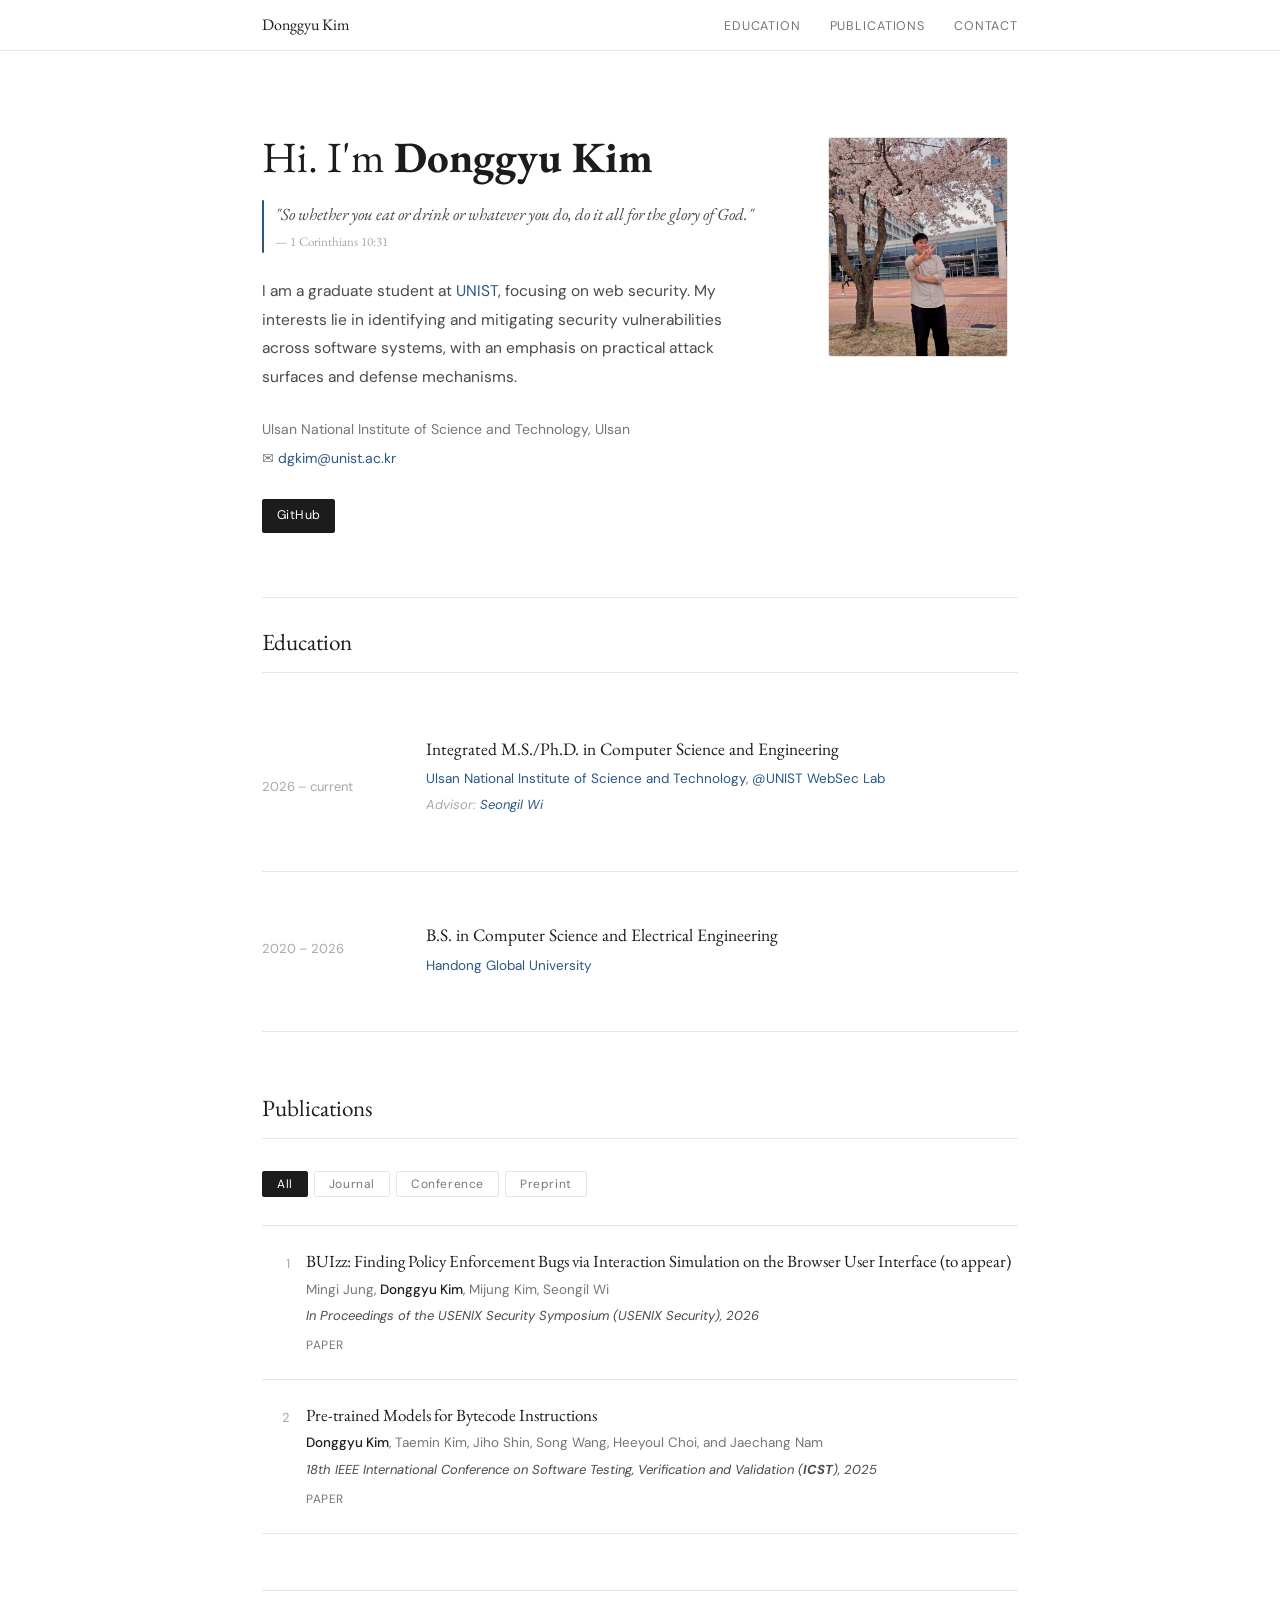
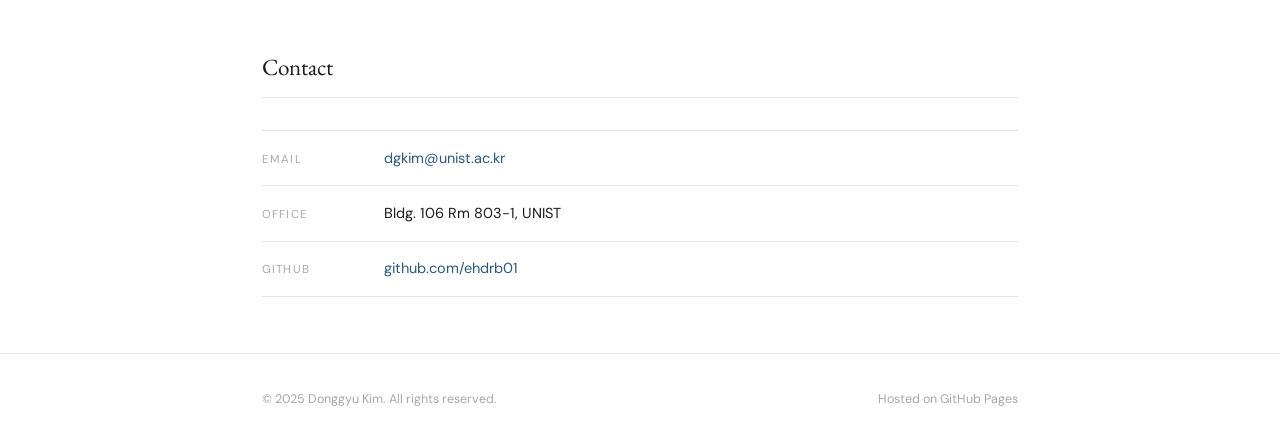
<file: index.html>
<!DOCTYPE html>
<html lang="ko">
<head>
  <meta charset="UTF-8" />
  <meta name="viewport" content="width=device-width, initial-scale=1.0" />
  <title>Donggyu Kim</title>
  <link rel="preconnect" href="https://fonts.googleapis.com">
  <link href="https://fonts.googleapis.com/css2?family=EB+Garamond:ital,wght@0,400;0,500;1,400&family=DM+Sans:opsz,wght@9..40,300;9..40,400;9..40,500&display=swap" rel="stylesheet">
  <style>
    *, *::before, *::after { box-sizing: border-box; margin: 0; padding: 0; }

    :root {
      --text:    #1c1c1c;
      --sub:     #4a4a4a;
      --muted:   #767676;
      --faint:   #a8a8a8;
      --rule:    #e6e6e6;
      --accent:  #2a5885;
      --bg:      #ffffff;
      --serif:   'EB Garamond', Georgia, serif;
      --sans:    'DM Sans', system-ui, sans-serif;
    }

    html { scroll-behavior: smooth; }

    body {
      background: var(--bg);
      color: var(--text);
      font-family: var(--sans);
      font-size: 15px;
      line-height: 1.75;
      -webkit-font-smoothing: antialiased;
    }

    a { color: var(--accent); text-decoration: none; }
    a:hover { text-decoration: underline; }

    nav {
      position: sticky; top: 0; z-index: 50;
      background: rgba(255,255,255,0.94);
      backdrop-filter: blur(10px);
      border-bottom: 1px solid var(--rule);
    }
    .nav-inner {
      max-width: 820px; margin: 0 auto; padding: 0 2rem;
      display: flex; align-items: center; justify-content: space-between;
      height: 50px;
    }
    .nav-name { font-family: var(--serif); font-size: 16px; color: var(--text); }
    .nav-links { display: flex; gap: 1.8rem; list-style: none; }
    .nav-links a {
      font-size: 12.5px; letter-spacing: 0.07em; text-transform: uppercase;
      color: var(--muted); text-decoration: none; transition: color .18s;
    }
    .nav-links a:hover { color: var(--text); }

    .page { max-width: 820px; margin: 0 auto; padding: 0 2rem; }

    .hero {
      display: grid;
      grid-template-columns: 1fr 190px;
      gap: 3.5rem;
      align-items: start;
      padding: 5rem 0 4rem;
      border-bottom: 1px solid var(--rule);
    }

    .hero h1 {
      font-family: var(--serif);
      font-size: clamp(1.9rem, 4vw, 2.7rem);
      font-weight: 400; line-height: 1.2;
      margin-bottom: 1.1rem;
    }

    .verse {
      display: flex; gap: 0.7rem; align-items: flex-start;
      margin-bottom: 1.5rem;
    }
    .verse-bar {
      flex-shrink: 0; width: 2px;
      background: var(--accent); border-radius: 1px;
      align-self: stretch; min-height: 36px;
    }
    .verse-text {
      font-family: var(--serif); font-style: italic;
      font-size: 17px; color: var(--sub); line-height: 1.65;
    }
    .verse-ref {
      display: block; font-style: normal;
      font-size: 13px; color: var(--faint); margin-top: 3px;
    }

    .hero-bio {
      font-size: 15.5px; color: var(--sub);
      line-height: 1.85; margin-bottom: 1.6rem;
    }
    .hero-meta {
      display: flex; flex-direction: column; gap: 4px;
      font-size: 14px; color: var(--muted);
      margin-bottom: 1.8rem;
    }
    .hero-links { display: flex; gap: 7px; flex-wrap: wrap; }
    .chip {
      display: inline-flex; align-items: center;
      padding: 5px 14px; font-size: 12.5px; letter-spacing: 0.03em;
      border: 1px solid var(--rule); border-radius: 2px;
      color: var(--sub); text-decoration: none; transition: all .18s;
    }
    .chip:hover { border-color: var(--accent); color: var(--accent); text-decoration: none; }
    .chip-dark { background: var(--text); color: #fff; border-color: var(--text); }
    .chip-dark:hover { background: #333; color: #fff; border-color: #333; }

    .photo-wrap { padding-top: 0.4rem; }
    .photo-frame {
      width: 180px; height: 220px;
      border-radius: 3px; overflow: hidden;
      border: 1px solid var(--rule);
      cursor: pointer;
      transition: opacity 0.3s, border-color 0.2s;
      user-select: none;
    }
    .photo-frame img { width: 100%; height: 100%; object-fit: cover; display: block; pointer-events: none; }
    .photo-ph {
      width: 100%; height: 100%;
      background: #f5f5f5;
      display: flex; flex-direction: column;
      align-items: center; justify-content: center;
      gap: 8px;
    }
    .photo-ph-icon { font-size: 42px; opacity: 0.25; }
    .photo-ph-label {
      font-size: 11px; color: var(--faint);
      letter-spacing: 0.08em; text-transform: uppercase;
    }

    /* easter egg 피드백 도트 */
    .click-dots { display: none; }

    section { padding: 3.5rem 0; border-bottom: 1px solid var(--rule); }
    section:last-of-type { border-bottom: none; }
    #education { padding: 1.5rem 0; }

    .sec-head {
      font-family: var(--serif);
      font-size: 1.45rem; font-weight: 400;
      margin-bottom: 2rem;
      padding-bottom: 0.6rem;
      border-bottom: 1px solid var(--rule);
    }

    .about-text { font-size: 15.5px; color: var(--sub); line-height: 1.9; }
    .about-text p + p { margin-top: 0.9rem; }

    .edu-list { display: flex; flex-direction: column; }
    .edu-row {
      display: grid;
      grid-template-columns: 140px 1fr;
      gap: 1.5rem;
      padding: 1.8rem 0;
      border-bottom: 1px solid var(--rule);
      align-items: center;
    }
    .edu-row:last-child { border-bottom: none; }
    .edu-year { font-size: 13px; color: var(--faint); white-space: nowrap; }
    .edu-content {
      display: flex; flex-direction: column;
      justify-content: center; padding-top: 0rem;
    }
    .edu-degree {
      font-family: var(--serif); font-size: 17.5px;
      font-weight: 400; margin-bottom: 3px;
    }
    .edu-school { font-size: 13.5px; color: var(--muted); }
    .edu-note   { font-size: 13px; color: var(--faint); font-style: italic; margin-top: 3px; }

    .pub-filter { display: flex; gap: 6px; margin-bottom: 1.8rem; flex-wrap: wrap; }
    .f-btn {
      padding: 4px 14px; font-family: var(--sans);
      font-size: 12px; letter-spacing: 0.05em;
      border: 1px solid var(--rule); background: transparent;
      color: var(--muted); cursor: pointer; border-radius: 2px; transition: all .18s;
    }
    .f-btn:hover, .f-btn.on { background: var(--text); color: #fff; border-color: var(--text); }

    .pub-list { display: flex; flex-direction: column; }
    .pub-item {
      display: grid; grid-template-columns: 28px 1fr;
      gap: 0 1rem; padding: 1.4rem 0;
      border-bottom: 1px solid var(--rule);
    }
    .pub-item:first-child { border-top: 1px solid var(--rule); }
    .pub-num { font-size: 13px; color: var(--faint); padding-top: 4px; text-align: right; }
    .pub-title {
      font-family: var(--serif); font-size: 17px;
      font-weight: 400; line-height: 1.45; margin-bottom: 4px;
    }
    .pub-title em { font-style: italic; color: var(--faint); font-size: 14px; }
    .pub-authors { font-size: 13.5px; color: var(--muted); margin-bottom: 4px; }
    .pub-authors strong { color: var(--text); font-weight: 500; }
    .pub-venue { font-size: 13px; color: var(--sub); font-style: italic; margin-bottom: 7px; }
    .pub-badge {
      display: inline-block; font-size: 11px; font-style: normal;
      padding: 1px 7px; border: 1px solid var(--rule); border-radius: 2px;
      color: var(--faint); letter-spacing: 0.04em; margin-left: 4px;
    }
    .pub-links { display: flex; gap: 10px; margin-top: 6px; }
    .pub-lnk {
      font-size: 12px; letter-spacing: 0.05em; text-transform: uppercase;
      color: var(--muted); border-bottom: 1px solid transparent; transition: all .15s;
    }
    .pub-lnk:hover { color: var(--accent); border-bottom-color: var(--accent); text-decoration: none; }

    .contact-row {
      display: flex; align-items: baseline; gap: 2rem;
      padding: 0.9rem 0; border-bottom: 1px solid var(--rule); font-size: 14.5px;
    }
    .contact-row:first-child { border-top: 1px solid var(--rule); }
    .ck {
      min-width: 90px; font-size: 11.5px;
      letter-spacing: 0.1em; text-transform: uppercase; color: var(--faint);
    }

    footer {
      padding: 2.2rem 0; border-top: 1px solid var(--rule);
      font-size: 12.5px; color: var(--faint);
    }
    footer .page { display: flex; justify-content: space-between; align-items: center; }

    @media (max-width: 620px) {
      .hero { grid-template-columns: 1fr; gap: 2rem; padding: 3rem 0; }
      .photo-wrap { order: -1; }
      .photo-frame { width: 110px; height: 135px; }
      .edu-row { grid-template-columns: 1fr; gap: 3px; }
      .edu-year { white-space: normal; }
      .pub-item { grid-template-columns: 1fr; }
      .pub-num { display: none; }
      .nav-links { gap: 1rem; }
      footer .page { flex-direction: column; gap: 4px; }
    }
  </style>
</head>
<body>

<nav>
  <div class="nav-inner">
    <a href="index.html" class="nav-name">Donggyu Kim</a>
    <ul class="nav-links">
      <li><a href="#education">Education</a></li>
      <li><a href="#publications">Publications</a></li>
      <li><a href="#contact">Contact</a></li>
    </ul>
  </div>
</nav>

<div class="page">

  <div class="hero">
    <div>
      <h1>Hi. I'm <strong>Donggyu Kim</strong></h1>

      <div class="verse">
        <div class="verse-bar"></div>
        <div class="verse-text">
          "So whether you eat or drink or whatever you do, do it all for the glory of God."
          <span class="verse-ref">— 1 Corinthians 10:31</span>
        </div>
      </div>

      <p class="hero-bio">
        I am a graduate student at <a href="https://www.unist.ac.kr/unist/index.do">UNIST</a>, focusing on web security.
        My interests lie in identifying and mitigating security vulnerabilities across software systems,
        with an emphasis on practical attack surfaces and defense mechanisms.
      </p>

      <div class="hero-meta">
        <span>Ulsan National Institute of Science and Technology, Ulsan</span>
        <span>✉ <a href="mailto:dgkim@unist.ac.kr">dgkim@unist.ac.kr</a></span>
      </div>

      <div class="hero-links">
        <a href="https://github.com/ehdrb01" class="chip chip-dark" target="_blank">GitHub</a>
      </div>
    </div>

    <div class="photo-wrap">
      <div class="photo-frame" id="photoFrame">
        <img src="images/profile.jpg" alt="Donggyu Kim"
             onerror="this.parentElement.innerHTML='<div class=\'photo-ph\'><div class=\'photo-ph-icon\'>🪪</div><span class=\'photo-ph-label\'>Profile Photo</span></div>'">
      </div>
      <!-- easter egg 피드백 도트 -->
      <div class="click-dots" id="clickDots">
        <div class="click-dot" id="dot0"></div>
        <div class="click-dot" id="dot1"></div>
        <div class="click-dot" id="dot2"></div>
        <div class="click-dot" id="dot3"></div>
        <div class="click-dot" id="dot4"></div>
      </div>
    </div>
  </div>

  <!-- EDUCATION -->
  <section id="education">
    <h2 class="sec-head">Education</h2>
    <div class="edu-list">
      <div class="edu-row">
        <div class="edu-year">2026 – current</div>
        <div class="edu-content">
          <p class="edu-degree">Integrated M.S./Ph.D. in Computer Science and Engineering</p>
          <p class="edu-school">
            <a href="https://www.unist.ac.kr/unist/index.do">Ulsan National Institute of Science and Technology</a>,
            <a href="https://websec-lab.github.io/index.html">@UNIST WebSec Lab</a>
          </p>
          <p class="edu-note">Advisor: <a href="https://seongil-wi.github.io/">Seongil Wi</a></p>
          <div style="height: 25px;"></div>
        </div>
      </div>
      <div style="height: 20px;"></div>
      <div class="edu-row">
        <div class="edu-year">2020 – 2026</div>
        <div class="edu-content">
          <p class="edu-degree">B.S. in Computer Science and Electrical Engineering</p>
          <p class="edu-school"><a href="https://www.handong.edu/">Handong Global University</a></p>
        </div>
      </div>
    </div>
  </section>

  <!-- PUBLICATIONS -->
  <section id="publications">
    <h2 class="sec-head">Publications</h2>

    <div class="pub-filter">
      <button class="f-btn on" data-f="all">All</button>
      <button class="f-btn" data-f="journal">Journal</button>
      <button class="f-btn" data-f="conference">Conference</button>
      <button class="f-btn" data-f="preprint">Preprint</button>
    </div>

    <div class="pub-list" id="pubList">
      <div class="pub-item" data-type="conference">
        <div class="pub-num">1</div>
        <div>
          <p class="pub-title">BUIzz: Finding Policy Enforcement Bugs via Interaction Simulation on the Browser User Interface (to appear)</p>
          <p class="pub-authors">Mingi Jung, <strong>Donggyu Kim</strong>, Mijung Kim, Seongil Wi</p>
          <p class="pub-venue">
            <em>In Proceedings of the USENIX Security Symposium (USENIX Security)</em>, 2026
          </p>
          <div class="pub-links">
            <a href="" class="pub-lnk">Paper</a>
          </div>
        </div>
      </div>
      <div class="pub-item" data-type="conference">
        <div class="pub-num">2</div>
        <div>
          <p class="pub-title">Pre-trained Models for Bytecode Instructions</p>
          <p class="pub-authors"><strong>Donggyu Kim</strong>, Taemin Kim, Jiho Shin, Song Wang, Heeyoul Choi, and Jaechang Nam</p>
          <p class="pub-venue">
            <em>18th IEEE International Conference on Software Testing, Verification and Validation (<strong>ICST</strong>)</em>, 2025
          </p>
          <div class="pub-links">
            <a href="https://lifove.github.io/files/ICST_2025_byteBert_preprint.pdf" class="pub-lnk">Paper</a>
          </div>
        </div>
      </div>
    </div>
  </section>

  <!-- CONTACT -->
  <section id="contact">
    <h2 class="sec-head">Contact</h2>
    <div>
      <div class="contact-row">
        <span class="ck">Email</span>
        <span><a href="mailto:dgkim@unist.ac.kr">dgkim@unist.ac.kr</a></span>
      </div>
      <div class="contact-row">
        <span class="ck">Office</span>
        <span>Bldg. 106 Rm 803-1, UNIST</span>
      </div>
      <div class="contact-row">
        <span class="ck">GitHub</span>
        <span><a href="https://github.com/ehdrb01" target="_blank">github.com/ehdrb01</a></span>
      </div>
    </div>
  </section>

</div>

<footer>
  <div class="page">
    <span>© 2025 Donggyu Kim. All rights reserved.</span>
    <span>Hosted on GitHub Pages</span>
  </div>
</footer>

<script>
  // ── Publications filter ──
  document.querySelectorAll('.f-btn').forEach(btn => {
    btn.addEventListener('click', () => {
      document.querySelectorAll('.f-btn').forEach(b => b.classList.remove('on'));
      btn.classList.add('on');
      const f = btn.dataset.f;
      let n = 1;
      document.querySelectorAll('.pub-item').forEach(item => {
        const show = f === 'all' || item.dataset.type === f;
        item.style.display = show ? 'grid' : 'none';
        if (show) item.querySelector('.pub-num').textContent = n++;
      });
    });
  });

  // ── Easter egg: 사진 5번 빠르게 클릭 → blog.html ──
  (function () {
    const frame = document.getElementById('photoFrame');
    const dots  = [0,1,2,3,4].map(i => document.getElementById('dot' + i));
    const TOTAL = 5;
    const WINDOW_MS = 800; // 클릭 간 허용 시간
    let count = 0;
    let timer = null;

    function reset() {
      count = 0;
      dots.forEach(d => d.classList.remove('lit'));
    }

    frame.addEventListener('click', () => {
      clearTimeout(timer);
      count++;

      // 도트 하나씩 켜기
      if (count <= TOTAL) dots[count - 1].classList.add('lit');

      if (count >= TOTAL) {
        // 5번 달성 → 페이드 후 이동
        frame.style.opacity = '0';
        setTimeout(() => { window.location.href = 'blog.html'; }, 300);
        return;
      }

      // 800ms 안에 다음 클릭 없으면 리셋
      timer = setTimeout(reset, WINDOW_MS);
    });

    // 뒤로가기로 돌아왔을 때 사진 복구
    window.addEventListener('pageshow', () => {
      frame.style.opacity = '1';
      reset();
    });
  })();
</script>

</body>
</html>
</file>
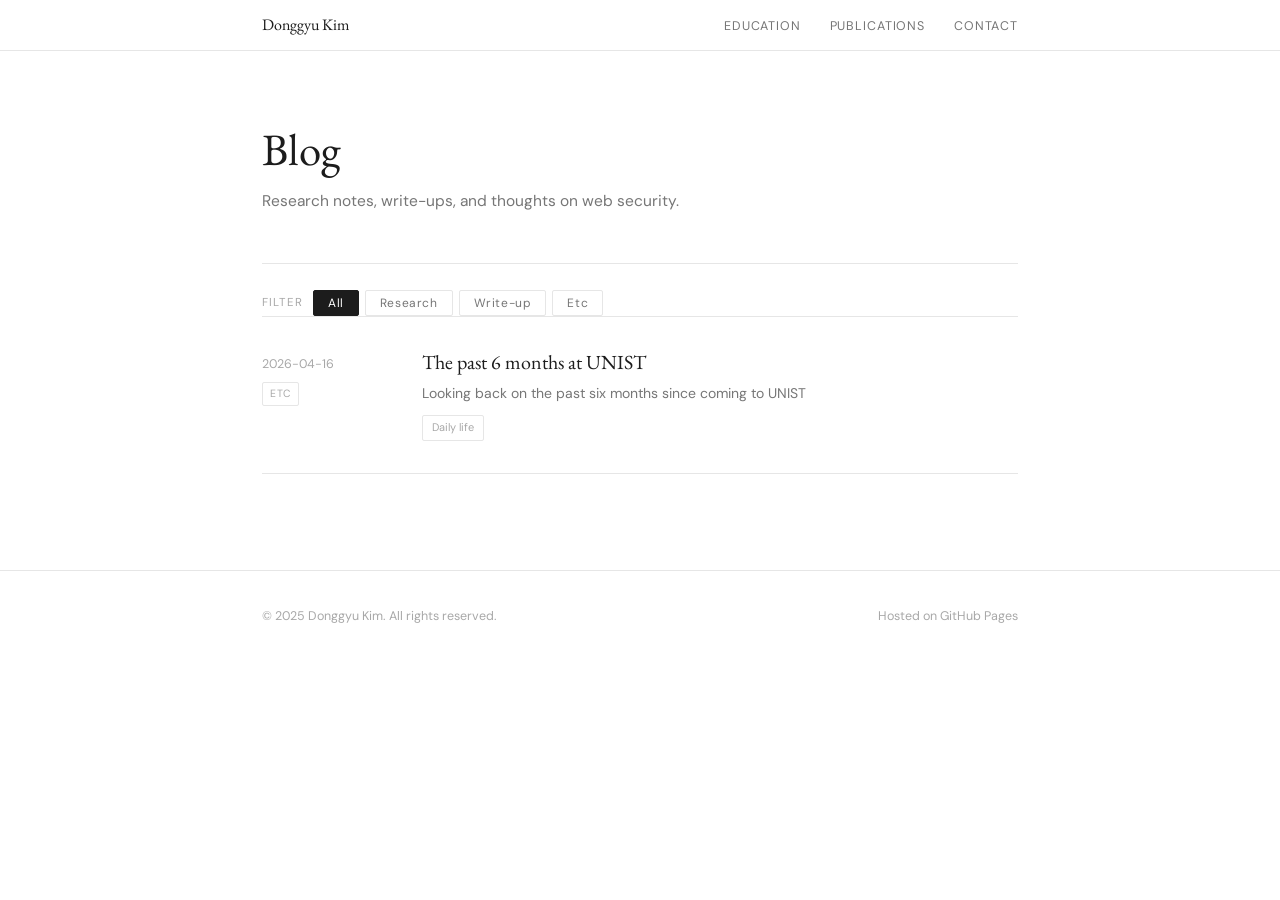
<file: blog.html>
<!DOCTYPE html>
<html lang="ko">
<head>
  <meta charset="UTF-8" />
  <meta name="viewport" content="width=device-width, initial-scale=1.0" />
  <title>Blog — Donggyu Kim</title>
  <link rel="preconnect" href="https://fonts.googleapis.com">
  <link href="https://fonts.googleapis.com/css2?family=EB+Garamond:ital,wght@0,400;0,500;1,400&family=DM+Sans:opsz,wght@9..40,300;9..40,400;9..40,500&display=swap" rel="stylesheet">
  <style>
    *, *::before, *::after { box-sizing: border-box; margin: 0; padding: 0; }

    :root {
      --text:    #1c1c1c;
      --sub:     #4a4a4a;
      --muted:   #767676;
      --faint:   #a8a8a8;
      --rule:    #e6e6e6;
      --accent:  #2a5885;
      --accent-light: #e8f0f8;
      --bg:      #ffffff;
      --serif:   'EB Garamond', Georgia, serif;
      --sans:    'DM Sans', system-ui, sans-serif;
    }

    html { scroll-behavior: smooth; }

    body {
      background: var(--bg);
      color: var(--text);
      font-family: var(--sans);
      font-size: 15px;
      line-height: 1.75;
      -webkit-font-smoothing: antialiased;
    }

    a { color: var(--accent); text-decoration: none; }
    a:hover { text-decoration: underline; }

    /* ── Nav (index.html 동일) ── */
    nav {
      position: sticky; top: 0; z-index: 50;
      background: rgba(255,255,255,0.94);
      backdrop-filter: blur(10px);
      border-bottom: 1px solid var(--rule);
    }
    .nav-inner {
      max-width: 820px; margin: 0 auto; padding: 0 2rem;
      display: flex; align-items: center; justify-content: space-between;
      height: 50px;
    }
    .nav-name { font-family: var(--serif); font-size: 16px; color: var(--text); text-decoration: none; }
    .nav-links { display: flex; gap: 1.8rem; list-style: none; }
    .nav-links a {
      font-size: 12.5px; letter-spacing: 0.07em; text-transform: uppercase;
      color: var(--muted); text-decoration: none; transition: color .18s;
    }
    .nav-links a:hover, .nav-links a.active { color: var(--text); }

    .page { max-width: 820px; margin: 0 auto; padding: 0 2rem; }

    /* ── Page header ── */
    .blog-header {
      padding: 4.5rem 0 3rem;
      border-bottom: 1px solid var(--rule);
    }
    .blog-header h1 {
      font-family: var(--serif);
      font-size: clamp(2rem, 4vw, 2.8rem);
      font-weight: 400;
      line-height: 1.2;
      margin-bottom: 0.7rem;
    }
    .blog-header p {
      font-size: 15.5px;
      color: var(--muted);
    }

    /* ── Filter bar ── */
    .filter-bar {
      display: flex; gap: 6px; align-items: center;
      padding: 1.6rem 0 0;
      flex-wrap: wrap;
    }
    .filter-label {
      font-size: 11.5px; letter-spacing: 0.1em; text-transform: uppercase;
      color: var(--faint); margin-right: 4px;
    }
    .f-btn {
      padding: 4px 14px; font-family: var(--sans);
      font-size: 12px; letter-spacing: 0.05em;
      border: 1px solid var(--rule); background: transparent;
      color: var(--muted); cursor: pointer; border-radius: 2px;
      transition: all .18s;
    }
    .f-btn:hover, .f-btn.on {
      background: var(--text); color: #fff; border-color: var(--text);
    }

    /* ── Post list ── */
    .post-list {
      display: flex; flex-direction: column;
    }

    .post-item {
      display: grid;
      grid-template-columns: 120px 1fr;
      gap: 0 2.5rem;
      padding: 2rem 0;
      border-bottom: 1px solid var(--rule);
      text-decoration: none;
      color: inherit;
      transition: background .15s;
    }
    .post-item:first-child { border-top: 1px solid var(--rule); }
    .post-item:hover .post-title-text { color: var(--accent); }

    .post-meta-col {
      padding-top: 5px;
      display: flex; flex-direction: column; gap: 6px;
    }
    .post-date {
      font-size: 12.5px; color: var(--faint);
      white-space: nowrap;
    }
    .post-type-badge {
      display: inline-block;
      font-size: 10.5px; letter-spacing: 0.06em; text-transform: uppercase;
      padding: 2px 7px;
      border: 1px solid var(--rule); border-radius: 2px;
      color: var(--faint);
      width: fit-content;
    }

    .post-content-col { display: flex; flex-direction: column; gap: 6px; }

    .post-title-text {
      font-family: var(--serif);
      font-size: 20px; font-weight: 400; line-height: 1.35;
      color: var(--text);
      transition: color .18s;
    }

    .post-desc {
      font-size: 14px; color: var(--muted); line-height: 1.7;
    }

    .post-tags {
      display: flex; gap: 6px; flex-wrap: wrap;
      margin-top: 4px;
    }
    .tag {
      font-size: 11px; padding: 2px 9px;
      border: 1px solid var(--rule); border-radius: 2px;
      color: var(--faint);
      transition: all .15s;
    }
    .post-item:hover .tag {
      border-color: var(--accent-light);
      color: var(--accent);
    }

    .post-arrow {
      align-self: flex-start;
      margin-top: 2px;
      font-size: 18px;
      color: var(--faint);
      transition: all .18s;
      display: flex; align-items: center; justify-content: flex-end;
    }
    .post-item:hover .post-arrow {
      color: var(--accent);
      transform: translateX(3px);
    }

    /* ── Pagination ── */
    .pagination {
      display: flex; align-items: center; justify-content: center;
      gap: 4px;
      padding: 2rem 0 4rem;
    }
    .pg-btn {
      min-width: 34px; height: 34px;
      display: inline-flex; align-items: center; justify-content: center;
      font-family: var(--sans); font-size: 13px;
      border: 1px solid var(--rule); border-radius: 2px;
      background: transparent; color: var(--muted);
      cursor: pointer; transition: all .18s;
      padding: 0 8px;
      text-decoration: none;
    }
    .pg-btn:hover { border-color: var(--accent); color: var(--accent); text-decoration: none; }
    .pg-btn.active { background: var(--text); color: #fff; border-color: var(--text); }
    .pg-btn:disabled { opacity: 0.3; pointer-events: none; }
    .pg-ellipsis {
      font-size: 13px; color: var(--faint);
      padding: 0 4px; user-select: none;
    }

    /* ── Empty state ── */
    .empty-state {
      padding: 4rem 0;
      text-align: center;
      color: var(--faint);
      font-size: 14.5px;
      font-style: italic;
      font-family: var(--serif);
      display: none;
    }

    /* ── Footer (index.html 동일) ── */
    footer {
      padding: 2.2rem 0;
      border-top: 1px solid var(--rule);
      font-size: 12.5px; color: var(--faint);
    }
    footer .page { display: flex; justify-content: space-between; align-items: center; }

    @media (max-width: 580px) {
      .post-item { grid-template-columns: 1fr; gap: 0.5rem; }
      .post-meta-col { flex-direction: row; align-items: center; padding-top: 0; }
      .post-arrow { display: none; }
      footer .page { flex-direction: column; gap: 4px; }
    }
  </style>
</head>
<body>

<nav>
  <div class="nav-inner">
    <a href="index.html" class="nav-name">Donggyu Kim</a>
    <ul class="nav-links">
      <li><a href="index.html#education">Education</a></li>
      <li><a href="index.html#publications">Publications</a></li>
      <li><a href="index.html#contact">Contact</a></li>
    </ul>
  </div>
</nav>

<div class="page">

  <div class="blog-header">
    <h1>Blog</h1>
    <p>Research notes, write-ups, and thoughts on web security.</p>
  </div>

  <div class="filter-bar">
    <span class="filter-label">Filter</span>
    <button class="f-btn on" data-f="all">All</button>
    <button class="f-btn" data-f="research">Research</button>
    <button class="f-btn" data-f="write-up">Write-up</button>
    <button class="f-btn" data-f="etc">Etc</button>
  </div>

  <div class="post-list" id="postList"></div>
  <div class="empty-state" id="emptyState">No posts in this category yet.</div>
  <div class="pagination" id="pagination"></div>

</div>

<footer>
  <div class="page">
    <span>© 2025 Donggyu Kim. All rights reserved.</span>
    <span>Hosted on GitHub Pages</span>
  </div>
</footer>

<script>
  /* ✅ 포스트 추가할 때 여기 배열만 수정하세요 */
  const posts = [
    // {
    //   file: "posts/post-1.md",
    //   title: "Pre-trained Models for Bytecode Instructions",
    //   date: "2025-06-01",
    //   desc: "A deep dive into how pre-trained language models can be adapted for bytecode-level program analysis.",
    //   tags: ["web security", "research"],
    //   type: "research",
    // },
    {
      file: "posts/2026_04_16.md",
      title: "The past 6 months at UNIST",
      date: "2026-04-16",
      desc: "Looking back on the past six months since coming to UNIST",
      tags: ["Daily life"],
      type: "etc",
    }
  ];

  const list       = document.getElementById("postList");
  const empty      = document.getElementById("emptyState");
  const pgBar      = document.getElementById("pagination");
  const buttons    = document.querySelectorAll(".f-btn");
  const PER_PAGE   = 10;

  let currentFilter = "all";
  let currentPage   = 1;

  function getFiltered() {
    return (currentFilter === "all" ? posts : posts.filter(p => p.type === currentFilter))
      .slice().sort((a, b) => new Date(b.date) - new Date(a.date));
  }

  function renderPosts(filtered) {
    list.innerHTML = "";
    if (filtered.length === 0) { empty.style.display = "block"; return; }
    empty.style.display = "none";

    const start = (currentPage - 1) * PER_PAGE;
    filtered.slice(start, start + PER_PAGE).forEach(p => {
      const el = document.createElement("a");
      el.className = "post-item";
      el.href = `post.html?file=${encodeURIComponent(p.file)}`;
      el.innerHTML = `
        <div class="post-meta-col">
          <span class="post-date">${p.date}</span>
          <span class="post-type-badge">${p.type}</span>
        </div>
        <div class="post-content-col">
          <p class="post-title-text">${p.title}</p>
          <p class="post-desc">${p.desc}</p>
          <div class="post-tags">
            ${p.tags.map(t => `<span class="tag">${t}</span>`).join("")}
          </div>
        </div>`;
      list.appendChild(el);
    });
  }

  function renderPagination(total) {
    pgBar.innerHTML = "";
    const totalPages = Math.ceil(total / PER_PAGE);
    if (totalPages <= 1) return;

    // 이전 버튼
    const prev = document.createElement("button");
    prev.className = "pg-btn";
    prev.innerHTML = "&#8592;";
    prev.disabled = currentPage === 1;
    prev.addEventListener("click", () => goTo(currentPage - 1));
    pgBar.appendChild(prev);

    // 페이지 번호 (최대 7개 표시, 나머지는 … 처리)
    const pages = buildPageRange(currentPage, totalPages);
    pages.forEach(p => {
      if (p === "…") {
        const span = document.createElement("span");
        span.className = "pg-ellipsis";
        span.textContent = "…";
        pgBar.appendChild(span);
      } else {
        const btn = document.createElement("button");
        btn.className = "pg-btn" + (p === currentPage ? " active" : "");
        btn.textContent = p;
        btn.addEventListener("click", () => goTo(p));
        pgBar.appendChild(btn);
      }
    });

    // 다음 버튼
    const next = document.createElement("button");
    next.className = "pg-btn";
    next.innerHTML = "&#8594;";
    next.disabled = currentPage === totalPages;
    next.addEventListener("click", () => goTo(currentPage + 1));
    pgBar.appendChild(next);
  }

  function buildPageRange(cur, total) {
    if (total <= 7) return Array.from({ length: total }, (_, i) => i + 1);
    if (cur <= 4)  return [1, 2, 3, 4, 5, "…", total];
    if (cur >= total - 3) return [1, "…", total-4, total-3, total-2, total-1, total];
    return [1, "…", cur - 1, cur, cur + 1, "…", total];
  }

  function goTo(page) {
    currentPage = page;
    const filtered = getFiltered();
    renderPosts(filtered);
    renderPagination(filtered.length);
    window.scrollTo({ top: 0, behavior: "smooth" });
  }

  function render(filter) {
    currentFilter = filter;
    currentPage   = 1;
    const filtered = getFiltered();
    renderPosts(filtered);
    renderPagination(filtered.length);
  }

  buttons.forEach(btn => {
    btn.addEventListener("click", () => {
      buttons.forEach(b => b.classList.remove("on"));
      btn.classList.add("on");
      render(btn.dataset.f);
    });
  });

  render("all");
</script>

</body>
</html>
</file>
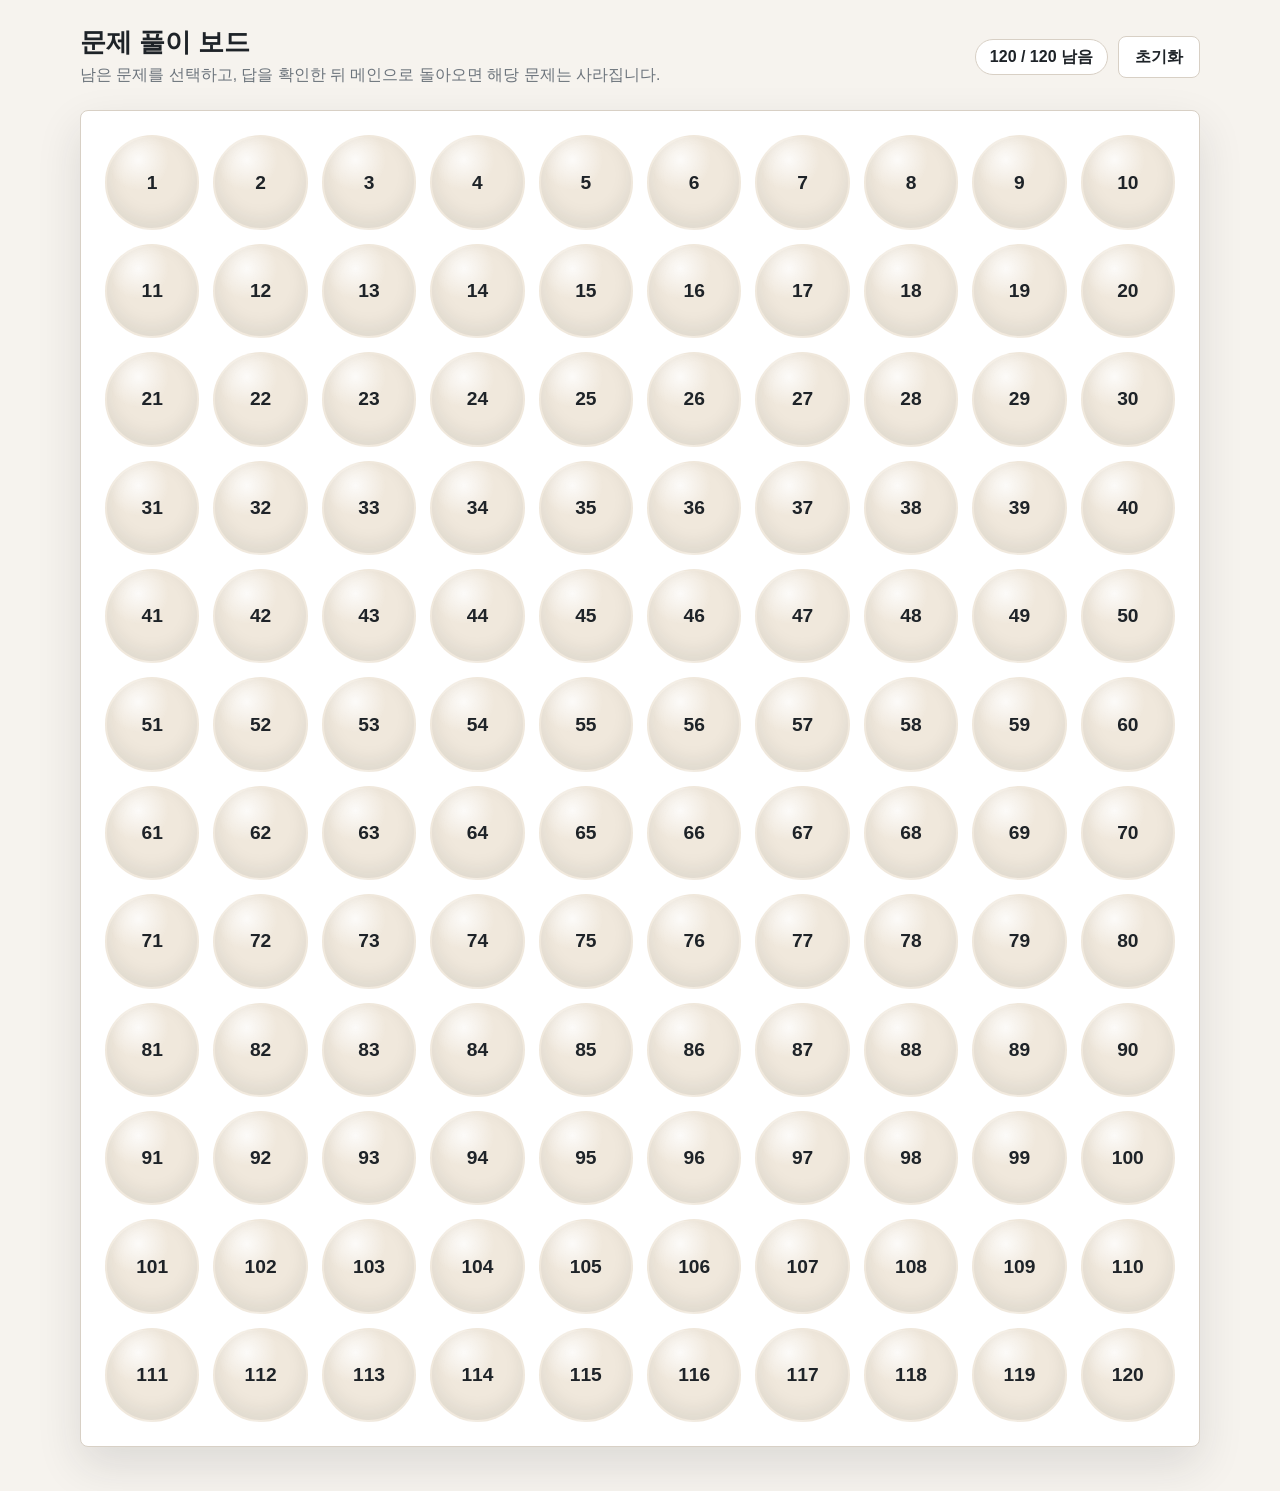
<file: grtg/game.html>
<!doctype html>
<html lang="ko">
  <head>
    <meta charset="utf-8" />
    <meta name="viewport" content="width=device-width, initial-scale=1" />
    <title>문제 풀이 보드</title>
    <style>
      :root {
        color-scheme: light;
        --bg: #f6f3ee;
        --surface: #ffffff;
        --surface-muted: #f0e8dc;
        --text: #1e2328;
        --muted: #6c747c;
        --line: #d8d0c5;
        --accent: #1c6f67;
        --accent-strong: #0e4f49;
        --answer: #7b3f00;
        --shadow: 0 18px 45px rgba(33, 37, 41, 0.12);
      }

      * {
        box-sizing: border-box;
      }

      body {
        margin: 0;
        min-height: 100vh;
        background: var(--bg);
        color: var(--text);
        font-family:
          Inter, Pretendard, -apple-system, BlinkMacSystemFont, "Segoe UI",
          sans-serif;
        letter-spacing: 0;
      }

      button {
        font: inherit;
      }

      button {
        cursor: pointer;
      }

      .app {
        width: min(1120px, calc(100% - 32px));
        margin: 0 auto;
        padding: 28px 0 44px;
      }

      .topbar {
        display: flex;
        align-items: center;
        justify-content: space-between;
        gap: 18px;
        min-height: 58px;
        margin-bottom: 24px;
      }

      .title-wrap {
        min-width: 0;
      }

      h1 {
        margin: 0;
        font-size: clamp(1.55rem, 2vw, 2.15rem);
        line-height: 1.15;
      }

      .subtitle {
        margin: 8px 0 0;
        color: var(--muted);
        font-size: 0.98rem;
      }

      .status {
        display: flex;
        align-items: center;
        gap: 10px;
        flex: 0 0 auto;
      }

      .pill {
        display: inline-flex;
        align-items: center;
        justify-content: center;
        min-height: 36px;
        padding: 0 14px;
        border: 1px solid var(--line);
        border-radius: 999px;
        background: var(--surface);
        color: var(--text);
        font-weight: 700;
        white-space: nowrap;
      }

      .reset-btn,
      .secondary-btn,
      .primary-btn {
        min-height: 42px;
        border: 0;
        border-radius: 8px;
        padding: 0 16px;
        font-weight: 800;
      }

      .reset-btn,
      .secondary-btn {
        border: 1px solid var(--line);
        background: var(--surface);
        color: var(--text);
      }

      .primary-btn {
        background: var(--accent);
        color: white;
      }

      .primary-btn:hover {
        background: var(--accent-strong);
      }

      .reset-btn:hover,
      .secondary-btn:hover,
      .problem-dot:hover {
        border-color: var(--accent);
      }

      .board {
        display: grid;
        grid-template-columns: repeat(10, minmax(56px, 1fr));
        gap: 14px;
        padding: 24px;
        border: 1px solid var(--line);
        border-radius: 8px;
        background: var(--surface);
        box-shadow: var(--shadow);
      }

      .problem-dot,
      .problem-slot {
        aspect-ratio: 1;
        width: 100%;
        min-width: 0;
        border-radius: 999px;
      }

      .problem-dot {
        border: 2px solid transparent;
        background:
          radial-gradient(circle at 35% 25%, rgba(255, 255, 255, 0.82), transparent 34%),
          var(--surface-muted);
        color: var(--text);
        font-size: clamp(0.9rem, 1.7vw, 1.2rem);
        font-weight: 900;
        box-shadow: inset 0 -8px 18px rgba(30, 35, 40, 0.08);
        transition:
          border-color 150ms ease,
          transform 150ms ease,
          background 150ms ease;
      }

      .problem-slot {
        border: 2px dashed rgba(216, 208, 197, 0.65);
        background: rgba(246, 243, 238, 0.55);
      }

      .problem-dot:hover {
        transform: translateY(-2px);
        background:
          radial-gradient(circle at 35% 25%, rgba(255, 255, 255, 0.88), transparent 34%),
          #d9eee8;
      }

      .problem-dot:focus-visible,
      .reset-btn:focus-visible,
      .secondary-btn:focus-visible,
      .primary-btn:focus-visible {
        outline: 3px solid rgba(28, 111, 103, 0.26);
        outline-offset: 3px;
      }

      .empty-state {
        display: none;
        margin-top: 18px;
        padding: 46px 24px;
        border: 1px solid var(--line);
        border-radius: 8px;
        background: var(--surface);
        text-align: center;
        box-shadow: var(--shadow);
      }

      .empty-state strong {
        display: block;
        margin-bottom: 10px;
        font-size: 1.35rem;
      }

      .empty-state p {
        margin: 0 0 20px;
        color: var(--muted);
      }

      .screen {
        display: none;
      }

      .screen.active {
        display: block;
      }

      .problem-view {
        display: grid;
        gap: 18px;
      }

      .problem-header {
        display: flex;
        align-items: center;
        justify-content: space-between;
        gap: 16px;
      }

      .problem-number {
        color: var(--accent-strong);
        font-size: 0.95rem;
        font-weight: 900;
      }

      .constraint-text {
        margin-top: 8px;
        color: var(--accent-strong);
        font-size: 0.98rem;
        font-weight: 900;
        line-height: 1.45;
      }

      .constraint-text[hidden] {
        display: none;
      }

      .problem-panel {
        display: grid;
        gap: 22px;
        padding: 28px;
        border: 1px solid var(--line);
        border-radius: 8px;
        background: var(--surface);
        box-shadow: var(--shadow);
      }

      .problem-text {
        margin: 0;
        font-size: clamp(1.2rem, 2.2vw, 1.75rem);
        line-height: 1.55;
        white-space: pre-line;
      }

      .question-main {
        font-size: clamp(1.35rem, 2.4vw, 2.1rem);
        font-weight: 850;
        line-height: 1.45;
        white-space: pre-line;
      }

      .question-image {
        display: block;
        width: min(100%, 860px);
        margin: 0 auto;
        border: 1px solid var(--line);
        border-radius: 8px;
        background: #fff;
      }

      .problem-media {
        display: grid;
        place-items: center;
      }

      .problem-media:empty {
        display: none;
      }

      .problem-media.has-answer-overlay {
        position: relative;
      }

      .problem-media.has-answer-overlay .question-image,
      .problem-media.has-answer-overlay .answer-panel {
        grid-area: 1 / 1;
      }

      .problem-media.has-answer-overlay .answer-panel {
        z-index: 1;
        align-content: end;
        width: min(100%, 860px);
        height: 100%;
        min-height: 0;
        padding: clamp(18px, 4vw, 42px);
        border: 0;
        background: transparent;
        box-shadow: none;
        pointer-events: none;
      }

      .problem-media.has-answer-overlay .answer-panel h2,
      .problem-media.has-answer-overlay .score-text {
        display: none;
      }

      .problem-media.has-answer-overlay .answer-text {
        padding: 10px 18px;
        border-radius: 8px;
        background: rgba(255, 255, 255, 0.78);
        color: var(--answer);
        box-shadow: 0 10px 28px rgba(42, 23, 5, 0.13);
        font-size: clamp(2.2rem, 6vw, 5.2rem);
        text-shadow: 0 2px 0 rgba(255, 255, 255, 0.85);
      }

      .type-kicker {
        display: inline-flex;
        align-items: center;
        width: fit-content;
        min-height: 34px;
        margin-bottom: 18px;
        padding: 0 12px;
        border-radius: 999px;
        background: #e4f4ef;
        color: var(--accent-strong);
        font-size: 0.9rem;
        font-weight: 900;
      }

      .ox-options {
        display: grid;
        grid-template-columns: repeat(2, minmax(120px, 1fr));
        gap: 16px;
        margin-top: 24px;
      }

      .ox-mark {
        display: grid;
        min-height: clamp(120px, 20vw, 210px);
        place-items: center;
        border: 2px solid var(--line);
        border-radius: 8px;
        background: #fbfaf7;
        color: var(--accent-strong);
        font-size: clamp(4rem, 12vw, 8.5rem);
        font-weight: 950;
        line-height: 1;
      }

      .action-stage {
        display: grid;
        gap: 20px;
      }

      .action-card {
        display: grid;
        min-height: clamp(220px, 34vh, 390px);
        place-items: center;
        padding: clamp(24px, 5vw, 58px);
        border: 3px solid rgba(28, 111, 103, 0.22);
        border-radius: 8px;
        background:
          radial-gradient(circle at 50% 0%, rgba(177, 219, 208, 0.8), transparent 48%),
          linear-gradient(135deg, #f8fffc, #e7f4ef);
        text-align: center;
      }

      .action-prompt {
        color: var(--accent-strong);
        font-size: clamp(2.2rem, 7vw, 5.8rem);
        font-weight: 950;
        line-height: 1.08;
        word-break: keep-all;
      }

      .action-rule {
        margin: 0;
        color: var(--muted);
        font-size: clamp(1rem, 1.8vw, 1.25rem);
        font-weight: 750;
        line-height: 1.45;
      }

      .charades-stage {
        display: grid;
        gap: 18px;
      }

      .charades-top {
        display: flex;
        align-items: center;
        justify-content: space-between;
        gap: 14px;
      }

      .charades-topic {
        color: var(--accent-strong);
        font-size: clamp(1rem, 2vw, 1.35rem);
        font-weight: 950;
      }

      .charades-timer {
        min-width: 112px;
        padding: 8px 14px;
        border: 2px solid rgba(28, 111, 103, 0.22);
        border-radius: 8px;
        background: #f3fbf8;
        color: var(--accent-strong);
        font-size: clamp(1.45rem, 4vw, 2.4rem);
        font-weight: 950;
        text-align: center;
      }

      .charades-card {
        display: grid;
        min-height: clamp(220px, 34vh, 380px);
        place-items: center;
        padding: clamp(24px, 5vw, 58px);
        border: 3px solid rgba(28, 111, 103, 0.22);
        border-radius: 8px;
        background:
          radial-gradient(circle at 50% 0%, rgba(177, 219, 208, 0.68), transparent 50%),
          linear-gradient(135deg, #fbfffd, #e7f4ef);
        text-align: center;
      }

      .charades-keyword {
        color: var(--accent-strong);
        font-size: clamp(3rem, 10vw, 7.2rem);
        font-weight: 950;
        line-height: 1.05;
        word-break: keep-all;
      }

      .charades-controls {
        display: grid;
        grid-template-columns: repeat(auto-fit, minmax(118px, 1fr));
        gap: 10px;
      }

      .charades-controls button {
        white-space: nowrap;
      }

      .charades-progress {
        display: grid;
        min-height: 42px;
        place-items: center;
        color: var(--muted);
        font-weight: 900;
      }

      .answer-panel {
        display: none;
        position: relative;
        overflow: hidden;
        min-height: clamp(260px, 38vh, 440px);
        place-items: center;
        padding: clamp(28px, 5vw, 64px);
        border: 3px solid rgba(123, 63, 0, 0.28);
        border-radius: 8px;
        background:
          radial-gradient(circle at 50% 0%, rgba(255, 214, 148, 0.58), transparent 42%),
          linear-gradient(135deg, rgba(255, 248, 238, 0.98), rgba(255, 236, 207, 0.94)),
          #fff5e8;
        box-shadow:
          0 24px 60px rgba(123, 63, 0, 0.22),
          inset 0 0 0 1px rgba(255, 255, 255, 0.62);
        text-align: center;
      }

      .answer-panel.visible {
        display: grid;
        animation: answerPop 620ms cubic-bezier(0.16, 1, 0.3, 1);
      }

      .answer-panel.visible::after {
        position: absolute;
        inset: -28%;
        background:
          radial-gradient(circle at 50% 50%, rgba(255, 184, 77, 0.55), transparent 28%),
          conic-gradient(
            from 0deg,
            transparent,
            rgba(255, 190, 92, 0.34),
            transparent,
            rgba(255, 214, 148, 0.28),
            transparent
          );
        content: "";
        pointer-events: none;
        animation: answerFlash 820ms ease-out both;
      }

      .answer-panel h2 {
        position: relative;
        z-index: 1;
        margin: 0 0 18px;
        color: var(--answer);
        font-size: clamp(1.15rem, 2vw, 1.6rem);
        font-weight: 900;
      }

      .answer-text {
        position: relative;
        z-index: 1;
        margin: 0;
        max-width: 980px;
        color: #2a1705;
        font-size: clamp(2.6rem, 8vw, 6.8rem);
        font-weight: 950;
        line-height: 1.08;
        white-space: pre-line;
        word-break: keep-all;
      }

      .score-text {
        position: relative;
        z-index: 1;
        display: inline-flex;
        align-items: center;
        justify-content: center;
        min-height: 52px;
        margin-top: 28px;
        padding: 0 20px;
        border-radius: 999px;
        background: rgba(123, 63, 0, 0.1);
        color: var(--answer);
        font-size: clamp(1.4rem, 3vw, 2.5rem);
        font-weight: 950;
      }

      .actions {
        display: flex;
        flex-wrap: wrap;
        justify-content: flex-end;
        gap: 10px;
      }

      @keyframes answerPop {
        0% {
          opacity: 0;
          transform: translateY(34px) scale(0.72);
        }

        48% {
          opacity: 1;
          transform: translateY(-10px) scale(1.055);
        }

        100% {
          opacity: 1;
          transform: translateY(0) scale(1);
        }
      }

      @keyframes answerFlash {
        0% {
          opacity: 0;
          transform: scale(0.3) rotate(0deg);
        }

        35% {
          opacity: 1;
        }

        100% {
          opacity: 0;
          transform: scale(1.45) rotate(22deg);
        }
      }

      @media (max-width: 820px) {
        .topbar,
        .problem-header {
          align-items: stretch;
          flex-direction: column;
        }

        .status {
          justify-content: space-between;
        }

        .board {
          grid-template-columns: repeat(5, minmax(48px, 1fr));
          gap: 12px;
          padding: 18px;
        }
      }

      @media (max-width: 460px) {
        .app {
          width: min(100% - 20px, 1120px);
          padding-top: 16px;
        }

        .status,
        .actions {
          display: grid;
          grid-template-columns: 1fr;
        }

        .pill,
        .reset-btn,
        .secondary-btn,
        .primary-btn {
          width: 100%;
        }

        .board {
          grid-template-columns: repeat(4, minmax(48px, 1fr));
          gap: 10px;
          padding: 14px;
        }

        .problem-panel {
          padding: 20px;
        }

        .answer-text {
          font-size: clamp(2.15rem, 13vw, 4.4rem);
        }

        .ox-options {
          grid-template-columns: 1fr;
        }

        .charades-top,
        .charades-controls {
          grid-template-columns: 1fr;
        }

        .charades-top {
          display: grid;
        }

      }
    </style>
  </head>
  <body>
    <main class="app">
      <section id="homeScreen" class="screen active" aria-labelledby="homeTitle">
        <header class="topbar">
          <div class="title-wrap">
            <h1 id="homeTitle">문제 풀이 보드</h1>
            <p class="subtitle">남은 문제를 선택하고, 답을 확인한 뒤 메인으로 돌아오면 해당 문제는 사라집니다.</p>
          </div>
          <div class="status" aria-live="polite">
            <span id="progressPill" class="pill">문제 불러오는 중</span>
            <button id="resetButton" class="reset-btn" type="button">초기화</button>
          </div>
        </header>

        <div id="problemBoard" class="board" aria-label="남은 문제 목록"></div>

        <div id="emptyState" class="empty-state">
          <strong>모든 문제를 풀었습니다.</strong>
          <p>초기화하면 문제를 다시 표시합니다.</p>
          <button class="primary-btn" type="button" data-reset>다시 시작</button>
        </div>
      </section>

      <section id="problemScreen" class="screen" aria-labelledby="problemTitle">
        <header class="problem-header">
          <div>
            <div id="problemNumber" class="problem-number"></div>
            <div id="constraintText" class="constraint-text"></div>
            <h1 id="problemTitle">문제</h1>
          </div>
        </header>

        <article class="problem-panel">
          <div id="problemText" class="problem-text"></div>

          <div id="answerPanel" class="answer-panel" aria-live="polite">
            <h2>정답</h2>
            <p id="answerText" class="answer-text"></p>
            <div id="scoreText" class="score-text"></div>
          </div>

          <div id="problemMedia" class="problem-media"></div>

          <div class="actions">
            <button id="showAnswerButton" class="secondary-btn" type="button">답 보기</button>
            <button id="completeButton" class="primary-btn" type="button" hidden>메인으로 돌아가기</button>
          </div>
        </article>
      </section>
    </main>

    <script>
      const STORAGE_KEY = "problem-board-completed-v4";

      const problemContents = [
        {
          question: "혼인집 손님들이 누구와 함께 있을 동안에 금식할 수 없습니까? (마가복음 2:19)",
          answer: "신랑",
          score: 100,
          constraint: "2026 새가족",
        },
        {
          question: "해어짐을 막고자 어떤 조각을 낡은 옷에 붙이는 자가 없습니까? (마가복음 2:21)",
          answer: "생베 조각",
          score: 200,
          constraint: "no constraint",
        },
        {
          question: "새 포도주는 어디에 넣어야 합니까? (마가복음 2:22)",
          answer: "새 부대",
          score: 100,
          constraint: "2026 새가족",
        },
        {
          question: "새벽 날이 밝기 전, 한적한 곳에서 예수께서 하신 것은 무엇입니까? (마가복음 1:35)",
          answer: "기도",
          score: 100,
          constraint: "2026 새가족",
        },
        {
          question: "예수의 뒤를 따르며 주를 찾는다며 구한 사람은 누구입니까? (마가복음 1:36)",
          answer: "시몬과 및 그와 함께 있는 자들",
          score: 200,
          constraint: "no constraint",
        },
        {
          question: "온 갈릴리에 다니시며 회당에서 어떤 2가지 행위를 하셨습니까? (마가복음 1:39)",
          answer: "전도하시고 또 귀신들을 내쫓으심",
          score: 300,
          constraint: "리더",
        },
        {
          question: "각각 은사를 받은대로 서로 무엇같이 봉사하기를 원합니까? (베드로전서 4:10)",
          answer: "선한 청지기",
          score: 200,
          constraint: "no constraint",
        },
        {
          question: "말하는 것과 봉사하는 것은 각각 어떤 자세로 임해야 합니까? (베드로전서 4:11)",
          answer: "말: 하나님의 말씀을 하는 것 같이 합니다.\n봉사: 하나님이 공급하시는 힘으로 하는 것 같이 합니다.",
          score: 300,
          constraint: "리더",
        },
        {
          question: "예수 그리스도로 말미암아 범사에 누가 영광을 받으시게 합니까? (베드로전서 4:11)",
          answer: "하나님",
          score: 100,
          constraint: "2026 새가족",
        },
        {
          question: "솔로몬이 기브온의 산당에서 행한 것은 무엇입니까? (열왕기상 3:4)",
          answer: "일천번제",
          score: 200,
          constraint: "no constraint",
        },
        {
          question: "솔로몬의 아버지는 누구입니까? (열왕기상 3:6)",
          answer: "다윗",
          score: 100,
          constraint: "2026 새가족",
        },
        {
          question: "솔로몬이 백성을 재판하기 위해 하나님께 구한 것은 무엇입니까? (열왕기상 3:9)",
          answer: "듣는 마음",
          score: 200,
          constraint: "리더",
        },
        {
          question: "시몬과 그 형제 안드레가 그물 던지던 곳은 어디입니까? (마가복음 1:16)",
          answer: "갈릴리 해변",
          score: 100,
          constraint: "새내기",
        },
        {
          question: "그물 던지던 무리를 향해 예수님께서는 무엇이라 하셨습니까? (마가복음 1:17)",
          answer: "내가 너희로 사람을 낚는 어부가 되게 하리라",
          score: 200,
          constraint: "no constraint",
        },
        {
          question: "제자들은 무엇을 버려두고 따르고 있습니까? (마가복음 1:18)",
          answer: "그물",
          score: 100,
          constraint: "새내기",
        },
        {
          question: "가나안 입성 시. 조상들에게 한 맹세는 무엇입니까? (예레미야 11:5)",
          answer: "젖과 꿀이 흐르는 땅을 주리라",
          score: 200,
          constraint: "리더",
        },
        {
          question: "아멘의 뜻은 무엇입니까? (예레미야 11:5)",
          answer: "그렇게 되기를 원합니다. 나 또한 그렇게 믿습니다. (동의와 응답)",
          score: 300,
          constraint: "no constraint",
        },
        {
          question: "아브라함이 하갈의 어깨에 메워준 것은 무엇입니까? (창세기 21:14)",
          answer: "떡과 물 한 가죽부대",
          score: 200,
          constraint: "no constraint",
        },
        {
          question: "하갈이 아이(이스마엘)를 데리고 방황하던 곳은 어디입니까? (창세기 21:14)",
          answer: "브엘세바 광야",
          score: 200,
          constraint: "no constraint",
        },
        {
          question: "하갈이 가지고 있던 가죽부대의 물이 떨어지자 아이(이스마엘)를, 어디 아래에 두었습니까? (창세기 21:15)",
          answer: "관목덤불 아래",
          score: 300,
          constraint: "no constraint",
        },
        {
          question: "하나님이 그 아이(이스마엘)와 함께하시매, 광야에서 거주하며 무엇이 되었습니까? (창세기 21:20)",
          answer: "활쏘는 자",
          score: 200,
          constraint: "no constraint",
        },
        {
          question: "하갈은 아들 이스마엘을 위하여 어디서 아내를 얻어 주었습니까? (창세기 21:21)",
          answer: "애굽땅",
          score: 200,
          constraint: "no constraint",
        },
        {
          question: "다윗이 출정하지 않고 머물던 곳은 어디입니까? (사무엘하 11:1)",
          answer: "예루살렘",
          score: 100,
          constraint: "no constraint",
        },
        {
          question: "다윗은 어디를 거닐다가 여인이 목욕하는 것을 보았습니까? (사무엘하 11:2)",
          answer: "왕궁 옥상",
          score: 100,
          constraint: "no constraint",
        },
        {
          question: "엘리암의 딸이요, 헷 사람 우리아의 아내로 다윗이 범한 사람은 누구입니까? (사무엘하 11:3)",
          answer: "밧세바",
          score: 200,
          constraint: "no constraint",
        },
        {
          question: "한나의 남편으로 에브라림 산지에 거주하던 사람은 누구입니까? (사무엘상 1:1)",
          answer: "엘가나",
          score: 200,
          constraint: "no constraint",
        },
        {
          question: "매년 만군의 여호와께 예배드리러 간 곳은 어디입니까? (사무엘상 1:3)",
          answer: "실로",
          score: 100,
          constraint: "no constraint",
        },
        {
          question: "제물의 분깃을 한나에게는 어떻게 주었습니까? (사무엘상 1:5)",
          answer: "갑절을 줌",
          score: 200,
          constraint: "no constraint",
        },
        {
          question: "한나의 적수로 격분하게 하여 괴롭게 한 여인은 누구입니까? (사무엘상 1:6)",
          answer: "브닌나",
          score: 100,
          constraint: "no constraint",
        },
        {
          question: "예수를 죽을 방도를 궁리하며 동시에 백성을 두려워한 무리들은 누구입니까? (누가복음 22:2)",
          answer: "대제사장들과 서기관들",
          score: 300,
          constraint: "리더",
        },
        {
          question: "열둘 중의 하나인 가룟인이라 부르는 유다에게 무엇이 들어갔습니까? (누가복음 22:3)",
          answer: "사탄",
          score: 100,
          constraint: "no constraint",
        },
        {
          question: "민란을 꾸미고 그 민란 중에 살인하고 체포된 자는 누구입니까? (마가복음 15:7)",
          answer: "바라바",
          score: 200,
          constraint: "no constraint",
        },
        {
          question: "유대인의 왕이라 하는 이를 향해, 백성들은 무엇이라 소리쳤습니까? (마가복음 15:13)",
          answer: "그를 십자가에 못 박게 하소서",
          score: 300,
          constraint: "no constraint",
        },
        {
          question: "무리에게 만족을 주고자 예수를 채찍질하고 십자가에 못 박히게 넘겨준 사람은 누구입니까? (마가복음 15:15)",
          answer: "빌라도",
          score: 200,
          constraint: "no constraint",
        },
        {
          question: "예수와 두 행악자를 못 박은 곳은 어디입니까? (누가복음 23:33)",
          answer: "해골이라 하는 곳 (골고다, 갈보리)",
          score: 100,
          constraint: "no constraint",
        },
        {
          question: "십자가 앞에선 군인들이 희롱하며 무엇을 건네주었습니까? (누가복음 23:36)",
          answer: "신 포도주",
          score: 200,
          constraint: "no constraint",
        },
        {
          question: "예수께서 이르시되 오늘 네가 나와 함께 어디에 있으리라 명하셨습니까? (누가복음 23:43)",
          answer: "낙원",
          score: 200,
          constraint: "no constraint",
        },
        {
          question: "죽은 자 가운데서 다시 살아나사 잠자는 자들의 첫 열매가 되신 분은 누구입니까? (고린도전서 15:20)",
          answer: "그리스도",
          score: 100,
          constraint: "no constraint",
        },
        {
          question: "아담 안에서 모든 사람은 죽은 것 같이, 누구 안에서 모든 사람이 삶을 얻습니까? (고린도전서 15:22)",
          answer: "그리스도",
          score: 100,
          constraint: "no constraint",
        },
        {
          question: "스데반이 큰 기사와 표적을 민간에 행할 수 있었던 2가지는 무엇이 충만하여서입니까? (사도행전 6:8)",
          answer: "은혜와 권능",
          score: 300,
          constraint: "리더",
        },
        {
          question: "스데반을 대적하고자 사람들을 매수하여 누구와 누구를 모독하는 말을 들었다고 거짓 진술하고 있습니까? (사도행전 6:11)",
          answer: "모세와 하나님",
          score: 300,
          constraint: "no constraint",
        },
        {
          question: "천사의 얼굴과 같아 보였던 이는 누구입니까? (사도행전 6:15)",
          answer: "스데반",
          score: 100,
          constraint: "no constraint",
        },
        {
          question: "하나님이 요나에게 가서 외치라고 명한 성읍은 어디입니까? (요나 1:2)",
          answer: "니느웨",
          score: 100,
          constraint: "새내기",
        },
        {
          question: "요나가 여호와의 얼굴을 피하여 뱃삯을 주고 도망치고자 한 곳은 어디입니까? (요나 1:3)",
          answer: "다시스",
          score: 200,
          constraint: "no constraint",
        },
        {
          question: "폭풍을 만나, 재앙의 원인을 파악하고자 행한 방법은 무엇입니까? (요나 1:7)",
          answer: "제비 뽑기",
          score: 200,
          constraint: "no constraint",
        },
        {
          question: "물고기 뱃속에서 요나는 며칠을 머물렀습니까? (요나 1:17)",
          answer: "3일",
          score: 100,
          constraint: "새내기",
        },
        {
          question: "니느웨는 얼마만큼 큰 성으로 묘사되고 있습니까? (요나 3:3)",
          answer: "사흘 동안 걸어야 됨",
          score: 200,
          constraint: "no constraint",
        },
        {
          question: "회개의 결단으로 니느웨 백성들은, 높고 낮은 자를 막론하고 무엇을 입었습니까? (요나 3:5)",
          answer: "굵은 베 옷",
          score: 200,
          constraint: "no constraint",
        },
        {
          question: "큰 성 니느웨에는 좌우를 분변하지 못하는 자가 몇 명입니까? (요나 4:11)",
          answer: "십이만여 명",
          score: 300,
          constraint: "no constraint",
        },
        {
          question: "농사하는 자는 가인이며, 양치는 자는 누구입니까? (창세기 4:2)",
          answer: "아벨",
          score: 100,
          constraint: "새내기",
        },
        {
          question: "가인은 무엇을 제물 삼아 여호와께 드렸습니까? (창세기 4:3)",
          answer: "땅의 소산",
          score: 200,
          constraint: "no constraint",
        },
        {
          question: "빈칸에 들어갈 말은 무엇입니까?\n(   )가 너를 원하나, 너는 (   )를 다스릴지니라 (창세기 4:7)",
          answer: "죄",
          score: 300,
          constraint: "no constraint",
        },
        {
          question: "요셉의 형들이 요셉에게서 무엇을 벗긴 후, 구덩이에 던졌습니까? (창세기 37:23)",
          answer: "채색옷",
          score: 200,
          constraint: "no constraint",
        },
        {
          question: "형들은 이스마엘 사람들에게 요셉을 얼마에 팔았습니까? (창세기 37:28)",
          answer: "은 이십",
          score: 200,
          constraint: "no constraint",
        },
        {
          question: "홍수 후, 노아가 여호와께 올린 제사는 무엇입니까? (창세기 8:20)",
          answer: "번제",
          score: 100,
          constraint: "no constraint",
        },
        {
          question: "다윗을 죽이려 새 칼을 찬 이스비브놉이 든 놋 창의 무게는 얼마입니까? (사무엘하 21:16)",
          answer: "삼백 세겔",
          score: 300,
          constraint: "no constraint",
        },
        {
          question: "다윗의 추종자들은, 그를 무엇에 비유하며 꺼지지 않도록 요청하고 있습니까? (사무엘하 21:17)",
          answer: "이스라엘의 등불",
          score: 200,
          constraint: "no constraint",
        },
        {
          question: "하나님의 형상대로 사람을 창조하시되 무엇으로 만드셨습니까? (창세기 1:27)",
          answer: "남자와 여자",
          score: 100,
          constraint: "no constraint",
        },
        {
          question: "하나님께서 이 세상을 창조하신 후, 바다의 물고기와 하늘의 새와 땅에 움직이는 모든 생물을 어떡하라 명하셨습니까? (창세기 1:28)",
          answer: "다스리라",
          score: 300,
          constraint: "no constraint",
        },
        {
          question: "언어가 하나인 백성들이 동방으로 옮겨가다 무엇을 만나 거류합니까? (창세기 11:2)",
          answer: "시날 평지",
          score: 200,
          constraint: "no constraint",
        },
        {
          question: "온 지면에 흩어짐을 면하기 위해 무엇과 무엇을 만듭니까? (창세기 11:4)",
          answer: "성읍과 탑",
          score: 300,
          constraint: "no constraint",
        },
        {
          question: "온 땅의 언어를 혼잡하게 하셨다는 의미의 단어는 무엇입니까? (창세기 11:9)",
          answer: "바벨",
          score: 100,
          constraint: "no constraint",
        },
        {
          question: "롯이 어디에 들어갈 때 해가 돋았습니까? (창세기 19:23)",
          answer: "소알",
          score: 200,
          constraint: "no constraint",
        },
        {
          question: "소돔과 고모라에 무엇이 비같이 내렸습니까? (창세기 19:24)",
          answer: "유황과 불",
          score: 100,
          constraint: "no constraint",
        },
        {
          question: "피난길에 뒤를 돌아본 롯의 아내는 무엇이 되었습니까? (창세기 19:26)",
          answer: "소금기둥",
          score: 100,
          constraint: "새내기",
        },
        {
          question: "번외문제: 지난 2월 12-14일까지 동계수련회가 개최되었습니다. 어디에서 진행했을까요?",
          answer: "세계로교회 세계로기도원",
          score: 200,
          constraint: "no constraint",
        },
        {
          question: "번외문제: 2026년 사순절의 첫 시작, 재의 수요일은 언제였습니까?",
          answer: "2026년 2월 18일(수)",
          score: 300,
          constraint: "no constraint",
        },
        {
          question: "번외문제: 매주 금요일 저녁 7시 30분에 청년들이 모여 기도하는 모임은 무엇인가요?",
          answer: "코람데오 기도회",
          score: 100,
          constraint: "2026 새가족",
        },
        {
          question: "번외문제: 지난 6월 13일(토) 청년부에서 국내순교지 탐방을 행했습니다. 이때 방문한 2곳은 어디일까요?",
          answer: "서문시장, 청라언덕",
          score: 300,
          constraint: "no constraint",
        },
        {
          question: "오늘 청년부 예배에서 찬양한 곡 중 가장 먼저 찬양한 곡의 이름은?",
          answer: "예수 열방의 소망",
          score: 200,
          constraint: "no constraint",
        },
        {
          question: "진행하는 김동규 청년이 나온 고등학교는 어디일까요?",
          answer: "학성고등학교",
          score: 200,
          constraint: "no constraint",
        },
        {
          question: "저번 주 교회 점심 메뉴는 무엇이었을까요?",
          answer: "삼계탕",
          score: 200,
          constraint: "no constraint",
        },
        {
          question: "소년부 여름성경학교 일정이 언제일까요?",
          answer: "7월 27-28일",
          score: 200,
          constraint: "no constraint",
        },
        {
          question: "넌센스 문제: 세상에서 가장 뜨거운 바다는?",
          answer: "열바다",
          score: 100,
          constraint: "no constraint",
        },
        {
          question: "넌센스 문제: 왕이 넘어지면 무엇이 될까요?",
          answer: "킹콩",
          score: 100,
          constraint: "no constraint",
        },
        {
          question: "넌센스 문제: 오리가 얼면 무엇이 될까요?",
          answer: "언덕",
          score: 100,
          constraint: "no constraint",
        },
        {
          question: "넌센스 문제: 세상에서 가장 빠른 닭은?",
          answer: "후다닥",
          score: 100,
          constraint: "no constraint",
        },
        {
          question: "넌센스 문제: 차가 깜짝 놀라면 무엇이 될까요?",
          answer: "카놀라유",
          score: 200,
          constraint: "no constraint",
        },
        {
          question: "넌센스 문제: 사과가 웃으면 무엇이 될까요?",
          answer: "풋사과",
          score: 200,
          constraint: "no constraint",
        },
        {
          question: "넌센스 문제: 딸기가 회사에서 잘리면 무엇이 될까요?",
          answer: "딸기잼",
          score: 200,
          constraint: "no constraint",
        },
        {
          question: "넌센스 문제: 소가 웃으면 어떻게 웃을까요?",
          answer: "우하하",
          score: 100,
          constraint: "no constraint",
        },
        {
          question: "넌센스 문제: 세상에서 가장 착한 사자는?",
          answer: "자원봉사자",
          score: 300,
          constraint: "no constraint",
        },
        {
          question: "이모지 문제: 다음 이모지가 나타내는 찬양 제목은 무엇입니까?",
          answer: "안개속에",
          score: 100,
          constraint: "no constraint",
          imageSrc: "emoji-slides/slide-002.png",
        },
        {
          question: "이모지 문제: 다음 이모지가 나타내는 찬양 제목은 무엇입니까?",
          answer: "말씀으로 우리 길 비추시네",
          score: 200,
          constraint: "no constraint",
          imageSrc: "emoji-slides/slide-004.png",
        },
        {
          question: "이모지 문제: 다음 이모지가 나타내는 찬양 제목은 무엇입니까?",
          answer: "모든 민족과 방언들 가운데",
          score: 300,
          constraint: "no constraint",
          imageSrc: "emoji-slides/slide-006.png",
        },
        {
          question: "이모지 문제: 다음 이모지가 나타내는 찬양 제목은 무엇입니까?",
          answer: "놀라우신 은혜",
          score: 100,
          constraint: "no constraint",
          imageSrc: "emoji-slides/slide-008.png",
        },
        {
          question: "이모지 문제: 다음 이모지가 나타내는 찬양 제목은 무엇입니까?",
          answer: "주의 자비가 내려와",
          score: 100,
          constraint: "no constraint",
          imageSrc: "emoji-slides/slide-010.png",
        },
        {
          question: "이모지 문제: 다음 이모지가 나타내는 찬양 제목은 무엇입니까?",
          answer: "love never fails(여호와께 돌아가자)",
          score: 300,
          constraint: "no constraint",
          imageSrc: "emoji-slides/slide-012.png",
        },
        {
          question: "이모지 문제: 다음 이모지가 나타내는 찬양 제목은 무엇입니까?",
          answer: "하늘 위에 주님밖에",
          score: 100,
          constraint: "no constraint",
          imageSrc: "emoji-slides/slide-014.png",
        },
        {
          question: "이모지 문제: 다음 이모지가 나타내는 찬양 제목은 무엇입니까?",
          answer: "sing sing sing",
          score: 100,
          constraint: "no constraint",
          imageSrc: "emoji-slides/slide-016.png",
        },
        {
          question: "이모지 문제: 다음 이모지가 나타내는 찬양 제목은 무엇입니까?",
          answer: "성령의 불타는 교회",
          score: 200,
          constraint: "no constraint",
          imageSrc: "emoji-slides/slide-018.png",
        },
        {
          question: "이모지 문제: 다음 이모지가 나타내는 찬양 제목은 무엇입니까?",
          answer: "우리는 주의 움직이는 교회",
          score: 200,
          constraint: "no constraint",
          imageSrc: "emoji-slides/slide-020.png",
        },
        {
          question: "이모지 문제: 다음 이모지가 나타내는 찬양 제목은 무엇입니까?",
          answer: "주 발 앞에 나 엎드려",
          score: 200,
          constraint: "no constraint",
          imageSrc: "emoji-slides/slide-022.png",
        },
        {
          question: "이모지 문제: 다음 이모지가 나타내는 찬양 제목은 무엇입니까?",
          answer: "오직 예수",
          score: 100,
          constraint: "no constraint",
          imageSrc: "emoji-slides/slide-024.png",
        },
        {
          question: "이모지 문제: 다음 이모지가 나타내는 찬양 제목은 무엇입니까?",
          answer: "지금은 엘리야 때처럼",
          score: 300,
          constraint: "no constraint",
          imageSrc: "emoji-slides/slide-026.png",
        },
        {
          question: "이모지 문제: 다음 이모지가 나타내는 찬양 제목은 무엇입니까?",
          answer: "돌아서지 않으리",
          score: 200,
          constraint: "no constraint",
          imageSrc: "emoji-slides/slide-028.png",
        },
        {
          question: "이모지 문제: 다음 이모지가 나타내는 찬양 제목은 무엇입니까?",
          answer: "주님의 사랑",
          score: 100,
          constraint: "no constraint",
          imageSrc: "emoji-slides/slide-030.png",
        },
        {
          question: "이모지 문제: 다음 이모지가 나타내는 찬양 제목은 무엇입니까?",
          answer: "광야를 지나며",
          score: 100,
          constraint: "no constraint",
          imageSrc: "emoji-slides/slide-032.png",
        },
        {
          question: "이모지 문제: 다음 이모지가 나타내는 찬양 제목은 무엇입니까?",
          answer: "사자와 어린 양",
          score: 100,
          constraint: "no constraint",
          imageSrc: "emoji-slides/slide-034.png",
        },
        {
          question: "이모지 문제: 다음 이모지가 나타내는 찬양 제목은 무엇입니까?",
          answer: "푯대를 향하여",
          score: 200,
          constraint: "no constraint",
          imageSrc: "emoji-slides/slide-036.png",
        },
        {
          question: "이모지 문제: 다음 이모지가 나타내는 찬양 제목은 무엇입니까?",
          answer: "물이 바다 덮음같이",
          score: 200,
          constraint: "no constraint",
          imageSrc: "emoji-slides/slide-038.png",
        },
        {
          question: "이모지 문제: 다음 이모지가 나타내는 찬양 제목은 무엇입니까?",
          answer: "모든 열방 주 볼 때까지",
          score: 300,
          constraint: "no constraint",
          imageSrc: "emoji-slides/slide-040.png",
        },
        {
          question: "이모지 문제: 다음 이모지가 나타내는 찬양 제목은 무엇입니까?",
          answer: "나로부터 시작되리",
          score: 200,
          constraint: "no constraint",
          imageSrc: "emoji-slides/slide-042.png",
        },
        {
          question: "이모지 문제: 다음 이모지가 나타내는 찬양 제목은 무엇입니까?",
          answer: "주님의 마음 있는 곳",
          score: 200,
          constraint: "no constraint",
          imageSrc: "emoji-slides/slide-044.png",
        },
        {
          question: "이모지 문제: 다음 이모지가 나타내는 찬양 제목은 무엇입니까?",
          answer: "주를 찾는 모든 자들이",
          score: 200,
          constraint: "no constraint",
          imageSrc: "emoji-slides/slide-046.png",
        },
        {
          question: "이모지 문제: 다음 이모지가 나타내는 찬양 제목은 무엇입니까?",
          answer: "낮은 곳으로",
          score: 100,
          constraint: "no constraint",
          imageSrc: "emoji-slides/slide-048.png",
        },
        {
          question: "이모지 문제: 다음 이모지가 나타내는 찬양 제목은 무엇입니까?",
          answer: "나의 한숨을 바꾸셨네",
          score: 200,
          constraint: "no constraint",
          imageSrc: "emoji-slides/slide-050.png",
        },
        {
          question: "이모지 문제: 다음 이모지가 나타내는 찬양 제목은 무엇입니까?",
          answer: "주를 바라보며",
          score: 100,
          constraint: "no constraint",
          imageSrc: "emoji-slides/slide-052.png",
        },
        {
          question: "이모지 문제: 다음 이모지가 나타내는 찬양 제목은 무엇입니까?",
          answer: "멈출 수 없네",
          score: 200,
          constraint: "no constraint",
          imageSrc: "emoji-slides/slide-054.png",
        },
        {
          question: "이모지 문제: 다음 이모지가 나타내는 찬양 제목은 무엇입니까?",
          answer: "Way maker",
          score: 100,
          constraint: "no constraint",
          imageSrc: "emoji-slides/slide-056.png",
        },
        {
          question: "이모지 문제: 다음 이모지가 나타내는 찬양 제목은 무엇입니까?",
          answer: "부르신 곳에서",
          score: 100,
          constraint: "no constraint",
          imageSrc: "emoji-slides/slide-058.png",
        },
        {
          question: "이모지 문제: 다음 이모지가 나타내는 찬양 제목은 무엇입니까?",
          answer: "어둔 날 다 지나고",
          score: 200,
          constraint: "no constraint",
          imageSrc: "emoji-slides/slide-060.png",
        },
        {
          type: "charades",
          topic: "직업 1",
          question: "몸으로 말해요: 직업 1",
          answer: "10개 제시어를 몸짓으로 설명합니다.",
          score: 300,
          constraint: "no constraint",
          keywords: [
            "직업 1",
            "응급실 당직 의사",
            "잠복근무 중인 형사",
            "화재 현장 지휘하는 소방대장",
            "오마카세 생선 손질 셰프",
            "수학여행 인솔 교사",
            "앙코르 무대 기다리는 아이돌",
            "새벽 배송 택배 기사",
            "강아지 털 깎는 애견 미용사",
            "비닐하우스 토마토 농부",
            "결혼식 단체사진 찍는 사진작가",
          ],
        },
        {
          type: "charades",
          topic: "직업 2",
          question: "몸으로 말해요: 직업 2",
          answer: "10개 제시어를 몸짓으로 설명합니다.",
          score: 300,
          constraint: "no constraint",
          keywords: [
            "직업 2",
            "SK 하이닉스 반도체 파트 직원",
            "수술실 순환 간호사",
            "새벽 예배 준비하는 목사",
            "재활 훈련 돕는 국가대표 코치",
            "커튼콜 받는 뮤지컬 배우",
            "벽화 그리는 공공미술 작가",
            "붙박이장 설치하는 목수",
            "공항 관제탑 항공 관제사",
            "클로즈업 카드 마술사",
            "백화점 야간 보안요원",
          ],
        },
        {
          type: "charades",
          topic: "스포츠 1",
          question: "몸으로 말해요: 스포츠 1",
          answer: "10개 제시어를 몸짓으로 설명합니다.",
          score: 300,
          constraint: "no constraint",
          keywords: [
            "스포츠 1",
            "승부차기 준비하는 축구 선수",
            "9회 말 투아웃 투수",
            "자유투 던지는 농구 선수",
            "블로킹 뛰는 배구 센터",
            "접영 마지막 15m 수영 선수",
            "100m 출발선의 단거리 선수",
            "결승 화살 쏘는 양궁 선수",
            "스페어 처리하는 볼링 선수",
            "드라이브 거는 탁구 선수",
            "돌려차기 시도하는 태권도 선수",
          ],
        },
        {
          type: "charades",
          topic: "스포츠 2",
          question: "몸으로 말해요: 스포츠 2",
          answer: "10개 제시어를 몸짓으로 설명합니다.",
          score: 300,
          constraint: "no constraint",
          keywords: [
            "스포츠 2",
            "알파인 회전 경기 스키 선수",
            "쇼트트랙 코너 도는 선수",
            "서브 넣는 테니스 선수",
            "벙커샷 하는 골프 선수",
            "카운터펀치 노리는 복싱 선수",
            "2단 뛰기 줄넘기 선수",
            "들배지기 시도하는 씨름 선수",
            "용상 마지막 시도하는 역도 선수",
            "오르막 스프린트 자전거 선수",
            "헤어핀 받는 배드민턴 선수",
          ],
        },
        {
          type: "charades",
          topic: "속담 1",
          question: "몸으로 말해요: 속담 1",
          answer: "10개 제시어를 몸짓으로 설명합니다.",
          score: 300,
          constraint: "no constraint",
          keywords: ["속담 1", 
            "가는 말이 고와야 오는 말이 곱다",
            "낮말은 새가 듣고 밤말은 쥐가 듣는다",
            "누워서 침 뱉기",
            "등잔 밑이 어둡다",
            "소 잃고 외양간 고친다",
            "식은 죽 먹기",
            "원숭이도 나무에서 떨어진다",
            "하늘의 별 따기",
            "호랑이도 제 말 하면 온다",
            "티끌 모아 태산",
          ],
        },
        {
          type: "charades",
          topic: "속담 2",
          question: "몸으로 말해요: 속담 2",
          answer: "10개 제시어를 몸짓으로 설명합니다.",
          score: 300,
          constraint: "no constraint",
          keywords: ["속담 2", 
            "개구리 올챙이 적 생각 못 한다",
            "고래 싸움에 새우 등 터진다",
            "김칫국부터 마신다",
            "도토리 키 재기",
            "바늘 도둑이 소 도둑 된다",
            "백지장도 맞들면 낫다",
            "서당 개 삼 년이면 풍월을 읊는다",
            "울며 겨자 먹기",
            "작은 고추가 맵다",
            "콩 심은 데 콩 나고 팥 심은 데 팥 난다",
          ],
        },
        {
          type: "charades",
          topic: "동물 1",
          question: "몸으로 말해요: 동물 1",
          answer: "10개 제시어를 몸짓으로 설명합니다.",
          score: 300,
          constraint: "no constraint",
          keywords: ["동물 1", "사자", "호랑이", "코끼리", "기린", "원숭이", "토끼", "강아지", "고양이", "펭귄", "캥거루"],
        },
        {
          type: "charades",
          topic: "동물 2",
          question: "몸으로 말해요: 동물 2",
          answer: "10개 제시어를 몸짓으로 설명합니다.",
          score: 300,
          constraint: "no constraint",
          keywords: ["동물 2", "악어", "돌고래", "상어", "문어", "거북이", "말", "돼지", "닭", "뱀", "나비"],
        },
      ];
      let problems = buildNumberedProblems();

      const state = {
        currentProblem: null,
        completed: loadCompletedProblems(),
        charades: {
          index: 0,
          remainingSeconds: 120,
          timerId: null,
        },
      };

      const homeScreen = document.querySelector("#homeScreen");
      const problemScreen = document.querySelector("#problemScreen");
      const board = document.querySelector("#problemBoard");
      const emptyState = document.querySelector("#emptyState");
      const progressPill = document.querySelector("#progressPill");
      const resetButton = document.querySelector("#resetButton");
      const problemNumber = document.querySelector("#problemNumber");
      const constraintText = document.querySelector("#constraintText");
      const problemTitle = document.querySelector("#problemTitle");
      const problemText = document.querySelector("#problemText");
      const problemMedia = document.querySelector("#problemMedia");
      const answerPanel = document.querySelector("#answerPanel");
      const answerText = document.querySelector("#answerText");
      const scoreText = document.querySelector("#scoreText");
      const showAnswerButton = document.querySelector("#showAnswerButton");
      const completeButton = document.querySelector("#completeButton");
      const problemPanel = document.querySelector(".problem-panel");

      renderHome();

      resetButton.addEventListener("click", resetProgress);
      document.querySelector("[data-reset]").addEventListener("click", resetProgress);
      showAnswerButton.addEventListener("click", showAnswer);
      completeButton.addEventListener("click", completeCurrentProblem);

      function loadCompletedProblems() {
        try {
          const saved = JSON.parse(localStorage.getItem(STORAGE_KEY) || "[]");
          return new Set(saved);
        } catch {
          return new Set();
        }
      }

      function saveCompletedProblems() {
        localStorage.setItem(STORAGE_KEY, JSON.stringify([...state.completed]));
      }

      function shuffleProblems(items) {
        const copied = [...items];

        for (let index = copied.length - 1; index > 0; index -= 1) {
          const randomIndex = Math.floor(Math.random() * (index + 1));
          [copied[index], copied[randomIndex]] = [copied[randomIndex], copied[index]];
        }

        return copied;
      }

      function buildNumberedProblems() {
        return shuffleProblems(problemContents).map((content, index) => {
          const number = index + 1;

          return {
            ...content,
            id: number,
            title: `문제 ${number}`,
          };
        });
      }

      function renderHome() {
        const remainingProblems = problems.filter((problem) => !state.completed.has(problem.id));
        const remainingCount = remainingProblems.length;

        progressPill.textContent = `${remainingCount} / ${problems.length} 남음`;
        board.innerHTML = "";

        problems.forEach((problem) => {
          if (state.completed.has(problem.id)) {
            const slot = document.createElement("div");
            slot.className = "problem-slot";
            slot.setAttribute("aria-hidden", "true");
            board.append(slot);
            return;
          }

          const button = document.createElement("button");
          button.className = "problem-dot";
          button.type = "button";
          button.textContent = problem.id;
          button.setAttribute("aria-label", `${problem.title} 열기`);
          button.addEventListener("click", () => openProblem(problem.id));
          board.append(button);
        });

        emptyState.style.display = remainingCount > 0 ? "none" : "block";
      }

      function openProblem(problemId) {
        const problem = problems.find((item) => item.id === problemId);

        if (!problem) {
          return;
        }

        stopCharadesTimer();
        state.currentProblem = problem;
        resetCharadesState();
        const rewardLabel = getRewardLabel(problem);
        const constraintLabel = getConstraintLabel(problem.constraint);
        const isCharades = isCharadesProblem(problem);
        problemNumber.textContent = `${problem.id} / ${problems.length} · ${rewardLabel}`;
        constraintText.hidden = !constraintLabel;
        constraintText.textContent = constraintLabel ? `${constraintLabel}만 풀어주세요` : "";
        problemTitle.textContent = problem.title;
        renderProblemContent(problem);
        answerText.textContent = problem.answer;
        scoreText.textContent = rewardLabel;
        answerPanel.classList.remove("visible");
        showAnswerButton.hidden = isCharades;
        completeButton.hidden = !isCharades;
        showScreen("problem");
        if (isCharades) {
          problemText.querySelector("[data-charades-start]")?.focus();
        } else {
          showAnswerButton.focus();
        }
      }

      function renderProblemContent(problem) {
        problemText.className = "problem-text";
        problemText.replaceChildren();
        problemMedia.replaceChildren();
        problemMedia.classList.remove("has-answer-overlay");
        problemMedia.before(answerPanel);

        if (isCharadesProblem(problem)) {
          renderCharadesProblem(problem);
          return;
        }

        const question = createTextElement("div", "question-main", problem.question);
        problemText.append(question);

        if (problem.imageSrc) {
          const image = document.createElement("img");
          image.className = "question-image";
          image.src = problem.imageSrc;
          image.alt = problem.question;
          problemMedia.classList.add("has-answer-overlay");
          problemMedia.append(image);
          problemMedia.append(answerPanel);
        }
      }

      function renderCharadesProblem(problem) {
        const stage = document.createElement("div");
        stage.className = "charades-stage";

        const top = document.createElement("div");
        top.className = "charades-top";
        top.append(
          createTextElement("div", "charades-topic", `몸으로 말해요 · ${problem.topic}`),
          createTextElement("div", "charades-timer", formatTimer(state.charades.remainingSeconds)),
        );
        top.lastElementChild.dataset.charadesTimer = "";

        const card = document.createElement("div");
        card.className = "charades-card";
        const keyword = createTextElement("div", "charades-keyword", "");
        keyword.dataset.charadesKeyword = "";
        card.append(keyword);

        const progress = createTextElement("div", "charades-progress", "");
        progress.dataset.charadesProgress = "";

        const controls = document.createElement("div");
        controls.className = "charades-controls";

        const startButton = createTextElement("button", "primary-btn", "시작");
        startButton.type = "button";
        startButton.dataset.charadesStart = "";
        startButton.addEventListener("click", startCharadesTimer);

        const resetButton = createTextElement("button", "secondary-btn", "타이머 초기화");
        resetButton.type = "button";
        resetButton.addEventListener("click", resetCharadesTimer);

        const previousButton = createTextElement("button", "secondary-btn", "이전");
        previousButton.type = "button";
        previousButton.addEventListener("click", () => moveCharadesKeyword(-1));

        const nextButton = createTextElement("button", "primary-btn", "다음");
        nextButton.type = "button";
        nextButton.addEventListener("click", () => moveCharadesKeyword(1));

        const restartButton = createTextElement("button", "secondary-btn", "첫 제시어");
        restartButton.type = "button";
        restartButton.addEventListener("click", () => {
          state.charades.index = 0;
          updateCharadesView();
        });

        controls.append(startButton, resetButton, previousButton, nextButton, restartButton);
        stage.append(top);
        stage.append(card, progress, controls);
        problemText.append(stage);
        updateCharadesView();
      }

      function createTextElement(tagName, className, text) {
        const element = document.createElement(tagName);
        element.className = className;
        element.textContent = text;
        return element;
      }

      function isCharadesProblem(problem) {
        return problem.type === "charades" && Array.isArray(problem.keywords);
      }

      function resetCharadesState() {
        state.charades.index = 0;
        state.charades.remainingSeconds = 120;
      }

      function moveCharadesKeyword(direction) {
        const problem = state.currentProblem;

        if (!isCharadesProblem(problem)) {
          return;
        }

        const lastIndex = problem.keywords.length - 1;
        state.charades.index = Math.min(Math.max(state.charades.index + direction, 0), lastIndex);
        updateCharadesView();
      }

      function updateCharadesView() {
        const problem = state.currentProblem;

        if (!isCharadesProblem(problem)) {
          return;
        }

        const keyword = problem.keywords[state.charades.index] || "";
        const keywordElement = problemText.querySelector("[data-charades-keyword]");
        const progressElement = problemText.querySelector("[data-charades-progress]");
        const timerElement = problemText.querySelector("[data-charades-timer]");

        if (keywordElement) {
          keywordElement.textContent = keyword;
        }

        if (progressElement) {
          progressElement.textContent =
            state.charades.index === 0
              ? "주제"
              : `${state.charades.index} / ${problem.keywords.length - 1}`;
        }

        if (timerElement) {
          timerElement.textContent = formatTimer(state.charades.remainingSeconds);
        }
      }

      function startCharadesTimer() {
        if (state.charades.timerId) {
          return;
        }

        if (state.charades.remainingSeconds <= 0) {
          state.charades.remainingSeconds = 120;
          updateCharadesView();
        }

        state.charades.timerId = window.setInterval(() => {
          state.charades.remainingSeconds -= 1;
          updateCharadesView();

          if (state.charades.remainingSeconds <= 0) {
            stopCharadesTimer();
          }
        }, 1000);
      }

      function resetCharadesTimer() {
        stopCharadesTimer();
        state.charades.remainingSeconds = 120;
        updateCharadesView();
      }

      function stopCharadesTimer() {
        if (!state.charades.timerId) {
          return;
        }

        window.clearInterval(state.charades.timerId);
        state.charades.timerId = null;
      }

      function formatTimer(totalSeconds) {
        const safeSeconds = Math.max(totalSeconds, 0);
        const minutes = Math.floor(safeSeconds / 60);
        const seconds = String(safeSeconds % 60).padStart(2, "0");
        return `${minutes}:${seconds}`;
      }

      function getProblemScore(problem) {
        const score = Number(problem.score);
        return [100, 200, 300].includes(score) ? score : 100;
      }

      function getRewardLabel(problem) {
        return `${getProblemScore(problem)}점`;
      }

      function getConstraintLabel(constraint) {
        const labels = {
          "2026 새가족": "2026 새가족",
          "새내기": "새내기",
          "리더": "리더",
        };

        return labels[constraint] || "";
      }

      function showAnswer() {
        answerPanel.classList.add("visible");
        showAnswerButton.hidden = true;
        completeButton.hidden = false;
        completeButton.focus();
      }

      function completeCurrentProblem() {
        if (!state.currentProblem) {
          return;
        }

        stopCharadesTimer();
        state.completed.add(state.currentProblem.id);
        saveCompletedProblems();
        state.currentProblem = null;
        renderHome();
        showScreen("home");
      }

      function resetProgress() {
        stopCharadesTimer();
        state.completed.clear();
        saveCompletedProblems();
        problems = buildNumberedProblems();
        state.currentProblem = null;
        renderHome();
        showScreen("home");
      }

      function showScreen(screenName) {
        const isHome = screenName === "home";
        homeScreen.classList.toggle("active", isHome);
        problemScreen.classList.toggle("active", !isHome);

        if (isHome) {
          stopCharadesTimer();
          renderHome();
        }
      }
    </script>
  </body>
</html>
</file>
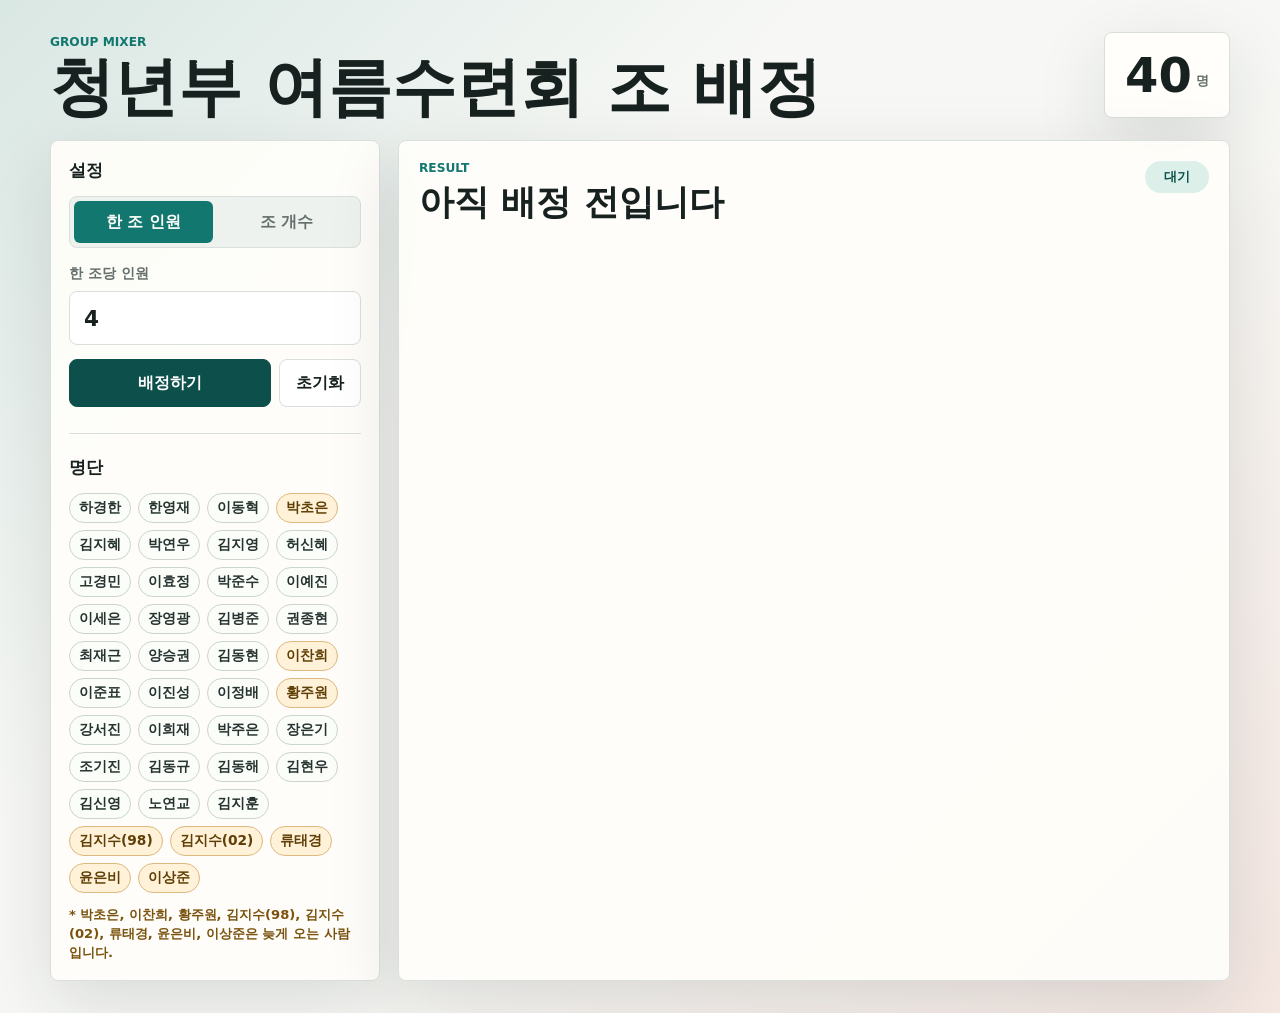
<file: grtg/groups.html>
<!doctype html>
<html lang="ko">
  <head>
    <meta charset="utf-8" />
    <meta name="viewport" content="width=device-width, initial-scale=1" />
    <title>2026 그루터기 청년부 여름수련회 조 배정</title>
    <link rel="stylesheet" href="styles.css" />
  </head>
  <body>
    <main class="app-shell">
      <section class="workspace" aria-labelledby="page-title">
        <header class="topbar">
          <div>
            <p class="eyebrow">Group Mixer</p>
            <h1 id="page-title">청년부 여름수련회 조 배정</h1>
          </div>
          <div class="roster-count" aria-label="전체 인원">
            <span id="totalCount">0</span>
            <small>명</small>
          </div>
        </header>

        <section class="layout-grid">
          <aside class="control-panel" aria-label="조 배정 설정">
            <div class="panel-section">
              <h2>설정</h2>
              <div class="segmented-control" role="tablist" aria-label="배정 기준">
                <button class="segment is-active" id="modeSize" type="button" data-mode="size">
                  한 조 인원
                </button>
                <button class="segment" id="modeCount" type="button" data-mode="count">
                  조 개수
                </button>
              </div>

              <label class="number-field" for="groupValue">
                <span id="groupValueLabel">한 조당 인원</span>
                <input id="groupValue" type="number" min="2" max="99" value="4" inputmode="numeric" />
              </label>

              <div class="button-row">
                <button class="primary-button" id="shuffleButton" type="button">배정하기</button>
                <button class="ghost-button" id="resetButton" type="button">초기화</button>
              </div>
            </div>

            <div class="panel-section">
              <h2>명단</h2>
              <div class="people-list" id="peopleList" aria-label="참여자 명단"></div>
              <p class="late-note" id="lateNote"></p>
            </div>
          </aside>

          <section class="result-panel" aria-live="polite">
            <div class="result-header">
              <div>
                <p class="eyebrow">Result</p>
                <h2 id="resultTitle">아직 배정 전입니다</h2>
              </div>
              <p class="status-pill" id="statusPill">대기</p>
            </div>

            <div class="groups-grid" id="groupsGrid"></div>
          </section>
        </section>
      </section>
    </main>

    <script src="script.js"></script>
  </body>
</html>
</file>
<file: grtg/styles.css>
:root {
  color-scheme: light;
  --ink: #17211f;
  --muted: #66706d;
  --line: #d9dfdc;
  --paper: #fffefa;
  --surface: #f7f8f5;
  --teal: #12776f;
  --teal-dark: #0d504b;
  --coral: #e25f48;
  --gold: #d8a928;
  --mint: #dcefe9;
  --shadow: 0 22px 70px rgba(23, 33, 31, 0.13);
}

* {
  box-sizing: border-box;
}

body {
  margin: 0;
  min-height: 100vh;
  font-family:
    Inter, Pretendard, "Noto Sans KR", system-ui, -apple-system, BlinkMacSystemFont, "Segoe UI",
    sans-serif;
  color: var(--ink);
  background:
    linear-gradient(135deg, rgba(18, 119, 111, 0.13), transparent 36%),
    linear-gradient(315deg, rgba(226, 95, 72, 0.11), transparent 42%),
    var(--surface);
}

button,
input {
  font: inherit;
}

button {
  cursor: pointer;
}

.app-shell {
  width: min(1180px, calc(100vw - 32px));
  min-height: 100vh;
  margin: 0 auto;
  padding: 32px 0;
  display: flex;
  align-items: center;
}

.workspace {
  width: 100%;
}

.topbar {
  display: flex;
  justify-content: space-between;
  gap: 24px;
  align-items: end;
  margin-bottom: 22px;
}

.eyebrow {
  margin: 0 0 8px;
  color: var(--teal);
  font-size: 0.76rem;
  font-weight: 800;
  letter-spacing: 0;
  text-transform: uppercase;
}

h1,
h2,
p {
  margin-top: 0;
}

h1 {
  margin-bottom: 0;
  font-size: clamp(2rem, 5vw, 4.7rem);
  line-height: 0.95;
  letter-spacing: 0;
}

h2 {
  margin-bottom: 14px;
  font-size: 1.06rem;
  letter-spacing: 0;
}

.roster-count {
  min-width: 126px;
  height: 86px;
  padding: 12px 18px;
  border: 1px solid var(--line);
  border-radius: 8px;
  background: var(--paper);
  box-shadow: var(--shadow);
  display: flex;
  align-items: center;
  justify-content: center;
  gap: 4px;
}

.roster-count span {
  font-size: 3rem;
  font-weight: 900;
  line-height: 1;
}

.roster-count small {
  color: var(--muted);
  font-weight: 800;
  transform: translateY(0.35rem);
}

.layout-grid {
  display: grid;
  grid-template-columns: minmax(270px, 330px) 1fr;
  gap: 18px;
  align-items: stretch;
}

.control-panel,
.result-panel {
  border: 1px solid var(--line);
  border-radius: 8px;
  background: rgba(255, 254, 250, 0.92);
  box-shadow: var(--shadow);
}

.control-panel {
  padding: 18px;
}

.panel-section + .panel-section {
  margin-top: 26px;
  padding-top: 22px;
  border-top: 1px solid var(--line);
}

.segmented-control {
  display: grid;
  grid-template-columns: 1fr 1fr;
  gap: 4px;
  padding: 4px;
  margin-bottom: 16px;
  border: 1px solid var(--line);
  border-radius: 8px;
  background: #edf2ef;
}

.segment {
  min-height: 42px;
  border: 0;
  border-radius: 6px;
  color: var(--muted);
  background: transparent;
  font-weight: 800;
}

.segment.is-active {
  color: var(--paper);
  background: var(--teal);
}

.number-field {
  display: grid;
  gap: 8px;
  color: var(--muted);
  font-size: 0.9rem;
  font-weight: 800;
}

.number-field input {
  width: 100%;
  height: 54px;
  border: 1px solid var(--line);
  border-radius: 8px;
  padding: 0 14px;
  color: var(--ink);
  background: #fff;
  font-size: 1.35rem;
  font-weight: 900;
  outline: none;
}

.number-field input:focus {
  border-color: var(--teal);
  box-shadow: 0 0 0 4px rgba(18, 119, 111, 0.14);
}

.button-row {
  display: grid;
  grid-template-columns: 1fr auto;
  gap: 8px;
  margin-top: 14px;
}

.primary-button,
.ghost-button {
  min-height: 48px;
  border-radius: 8px;
  padding: 0 16px;
  font-weight: 900;
}

.primary-button {
  border: 1px solid var(--teal-dark);
  color: #fff;
  background: var(--teal-dark);
}

.primary-button:hover {
  background: var(--teal);
}

.ghost-button {
  border: 1px solid var(--line);
  color: var(--ink);
  background: #fff;
}

.people-list {
  display: flex;
  flex-wrap: wrap;
  gap: 7px;
}

.person-chip {
  max-width: 100%;
  min-height: 30px;
  padding: 5px 9px;
  border: 1px solid #cbd4d0;
  border-radius: 999px;
  color: #263330;
  background: #fafdf8;
  font-size: 0.86rem;
  font-weight: 800;
  overflow-wrap: anywhere;
}

.person-chip.is-late {
  border-color: #ddb980;
  background: #fff2d9;
  color: #5f3f05;
}

.late-note {
  margin: 12px 0 0;
  color: #7a520d;
  font-size: 0.82rem;
  font-weight: 850;
  line-height: 1.45;
}

.late-note.is-hidden {
  display: none;
}

.result-panel {
  min-height: 188px;
  padding: 20px;
}

.result-header {
  display: flex;
  justify-content: space-between;
  gap: 18px;
  align-items: start;
  margin-bottom: 18px;
}

.result-header h2 {
  margin-bottom: 0;
  font-size: clamp(1.45rem, 3vw, 2.2rem);
  line-height: 1.08;
}

.status-pill {
  min-width: 64px;
  margin: 0;
  padding: 7px 10px;
  border-radius: 999px;
  text-align: center;
  color: var(--teal-dark);
  background: var(--mint);
  font-size: 0.82rem;
  font-weight: 900;
}

.status-pill.is-error {
  color: #8e2c1d;
  background: #f9ddd6;
}

.groups-grid {
  display: grid;
  grid-template-columns: repeat(auto-fit, minmax(210px, 1fr));
  gap: 12px;
}

.group-card {
  min-height: 178px;
  border: 1px solid var(--line);
  border-top: 5px solid var(--teal);
  border-radius: 8px;
  padding: 14px;
  background: #fff;
}

.group-card:nth-child(3n + 2) {
  border-top-color: var(--coral);
}

.group-card:nth-child(3n) {
  border-top-color: var(--gold);
}

.group-title {
  display: flex;
  justify-content: space-between;
  gap: 10px;
  align-items: center;
  margin-bottom: 12px;
}

.group-title h3 {
  margin: 0;
  font-size: 1.1rem;
  letter-spacing: 0;
}

.member-count {
  min-width: 42px;
  padding: 4px 8px;
  border-radius: 999px;
  color: var(--muted);
  background: #edf2ef;
  text-align: center;
  font-size: 0.76rem;
  font-weight: 900;
}

.member-list {
  display: grid;
  gap: 8px;
  margin: 0;
  padding: 0;
  list-style: none;
}

.member-list li {
  min-height: 36px;
  padding: 8px 10px;
  border: 1px solid #e2e7e4;
  border-radius: 7px;
  background: #fbfcfa;
  font-weight: 850;
  overflow-wrap: anywhere;
}

.member-list li.has-badge {
  display: grid;
  grid-template-columns: 46px minmax(0, 1fr);
  align-items: center;
  column-gap: 8px;
}

.member-list li:first-child {
  border-color: rgba(18, 119, 111, 0.28);
  background: #f0f8f5;
}

.member-list li.is-late {
  border-color: #ead09d;
  background: #fff8e8;
}

.member-list li:first-child.is-late {
  border-color: #d9b264;
  background: #fff3d5;
}

.member-badge-slot {
  width: 46px;
  min-height: 22px;
  display: flex;
  align-items: center;
}

.member-name {
  min-width: 0;
  overflow-wrap: anywhere;
}

.leader-badge {
  display: inline-flex;
  align-items: center;
  justify-content: center;
  width: 46px;
  min-height: 22px;
  padding: 2px 7px;
  border-radius: 999px;
  color: #fff;
  background: var(--teal-dark);
  font-size: 0.74rem;
  font-weight: 900;
  vertical-align: middle;
}

.late-badge {
  display: inline-flex;
  align-items: center;
  justify-content: center;
  width: 46px;
  min-height: 22px;
  padding: 2px 7px;
  border-radius: 999px;
  color: #5f3f05;
  background: #f6d98b;
  font-size: 0.74rem;
  font-weight: 900;
  vertical-align: middle;
}

@media (max-width: 820px) {
  .app-shell {
    width: min(100% - 20px, 620px);
    padding: 16px 0;
    align-items: start;
  }

  .topbar {
    align-items: stretch;
  }

  .roster-count {
    min-width: 92px;
    height: 78px;
  }

  .roster-count span {
    font-size: 2.2rem;
  }

  .layout-grid {
    grid-template-columns: 1fr;
  }

  .result-panel {
    min-height: 166px;
  }
}

@media (max-width: 520px) {
  .topbar,
  .result-header {
    display: grid;
  }

  .roster-count {
    width: 100%;
  }

  .button-row {
    grid-template-columns: 1fr;
  }

  .groups-grid {
    grid-template-columns: 1fr;
  }
}
</file>
